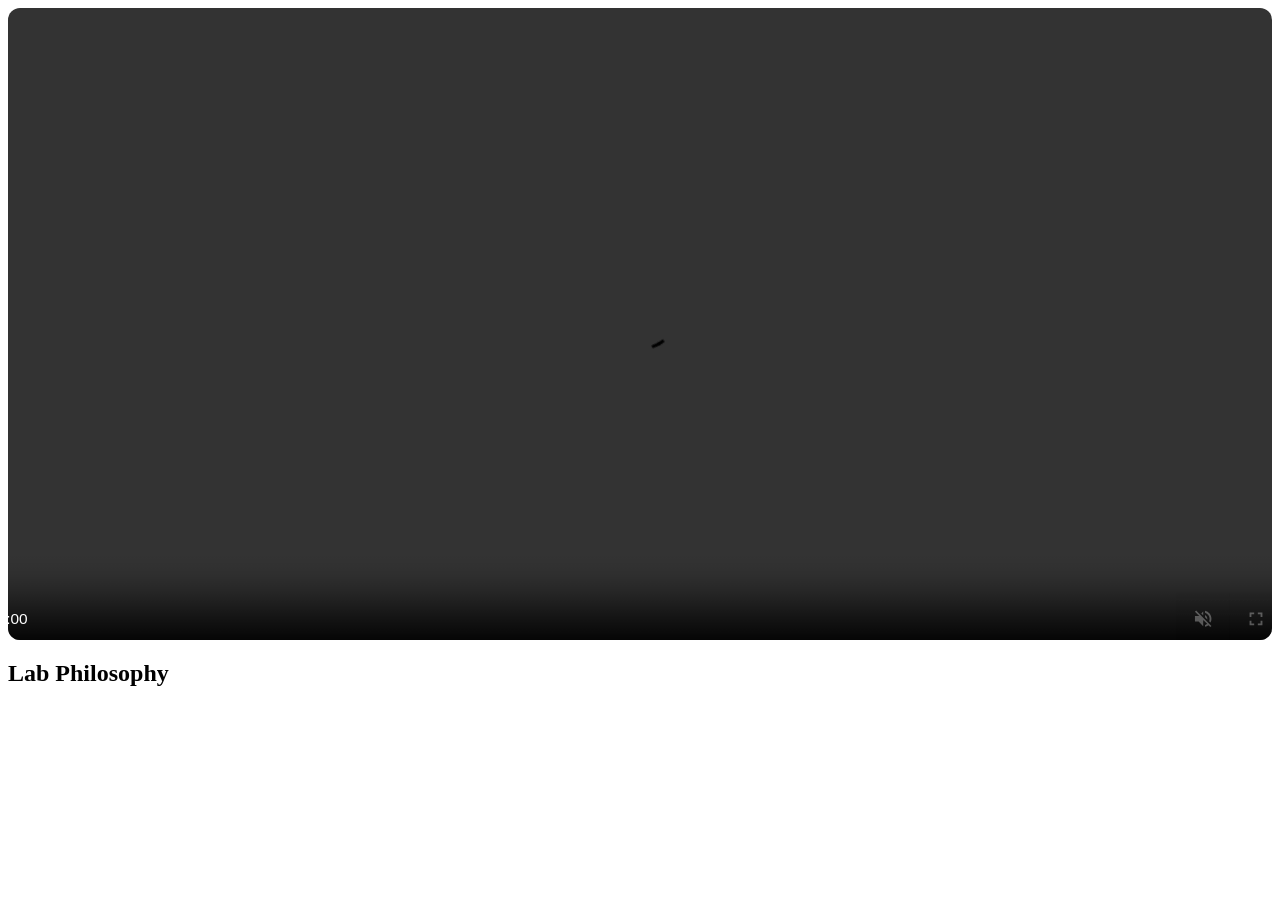
<file: index.html>
<!doctype html>
<html lang="en">
  <head>
    <meta charset="UTF-8" />
    <link rel="icon" type="image/svg+xml" href="/vite.svg" />
    <meta name="viewport" content="width=device-width, initial-scale=1.0" />
    <title>GitHub Pages PDF Portal</title>
    <meta property="og:image" content="https://bolt.new/static/og_default.png" />
    <meta name="twitter:card" content="summary_large_image" />
    <meta name="twitter:image" content="https://bolt.new/static/og_default.png" />
  </head>
  <body>
      <!-- ...existing code... -->
      <section class="section" style="text-align: center; overflow: hidden;">
        <div style="overflow: hidden; border-radius: 12px; max-width: 100%; margin: 0 auto;">
          <video controls autoplay muted playsinline style="width: 100%; display: block; transform: scale(1.1);">
            <source src="videos/JoinUs.mov" type="video/quicktime">
            Your browser does not support the video tag.
          </video>
        </div>
      </section>

      <section class="section">
        <h2 class="section-title">Lab Philosophy</h2>
      <!-- ...existing code... -->
    <div id="root"></div>
    <script type="module" src="/src/main.tsx"></script>
  </body>
</html>
</file>
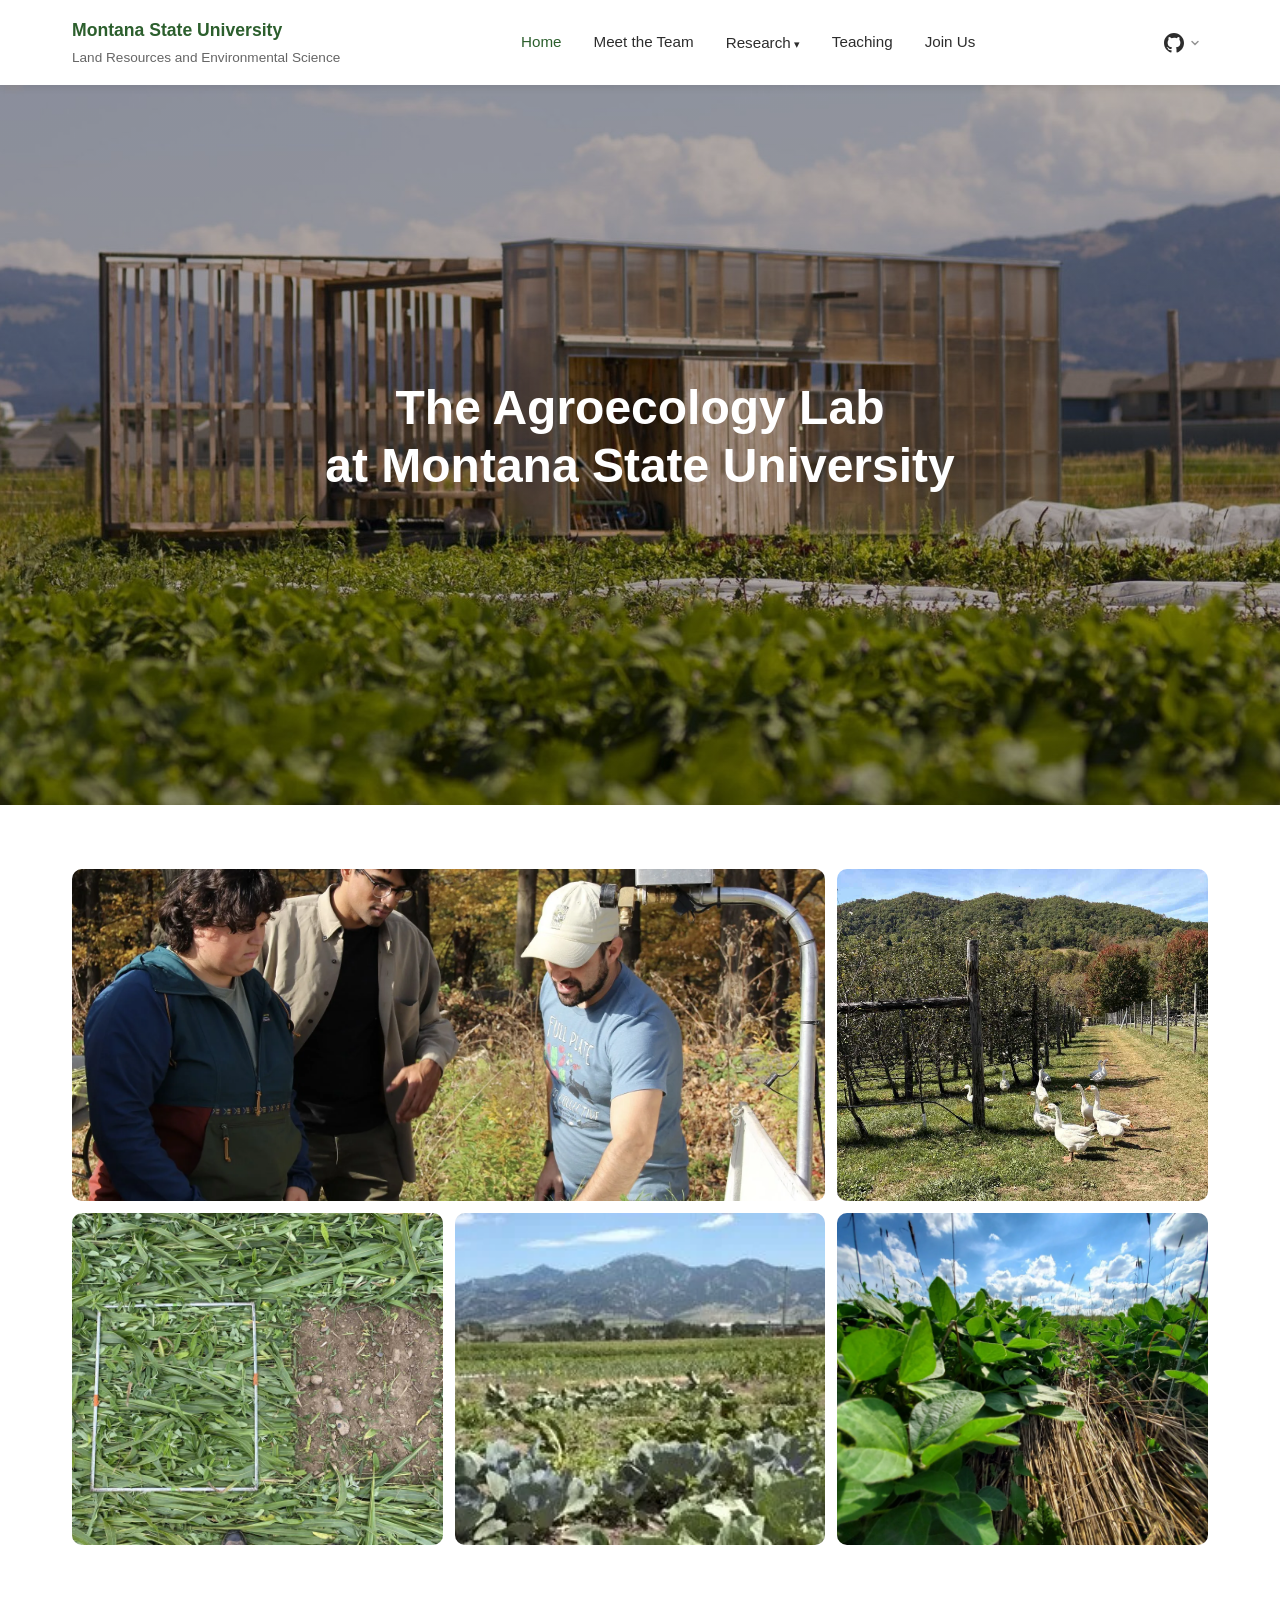
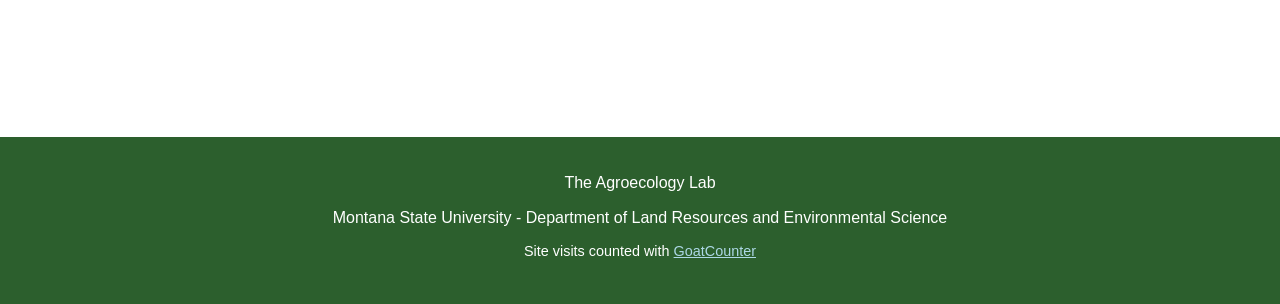
<file: docs/index.html>
<!DOCTYPE html>
<html lang="en">
<head>
  <meta charset="UTF-8">
  <meta name="viewport" content="width=device-width, initial-scale=1.0">
  <title>The Agroecology Lab at Montana State University</title>
  <meta name="description" content="The Agroecology Lab at Montana State University studies sustainable and resilient cropping systems through ecological and social approaches.">
  <meta property="og:title" content="The Agroecology Lab at Montana State University">
  <meta property="og:description" content="A research lab dedicated to supporting sustainable agriculture.">
  <meta property="og:type" content="website">
  <link rel="stylesheet" href="styles.css">
</head>
<body>
  <header class="header">
    <div class="header-content">
      <div>
        <div class="site-title">Montana State University</div>
        <div class="site-subtitle">Land Resources and Environmental Science</div>
      </div>
      <nav class="nav">
        <a href="index.html" class="active">Home</a>
        <a href="team.html">Meet the Team</a>
        <div class="nav-dropdown">
          <a href="research.html">Research</a>
          <div class="dropdown-menu">
            <a href="research.html#overview">Overview</a>
            <a href="research.html#publications">Publications</a>
            <a href="research.html#code">Code</a>
          </div>
        </div>
        <a href="teaching.html">Teaching</a>
        <a href="join.html">Join Us</a>
      </nav>
    
      <div class="gh-dropdown">
        <button class="gh-btn" aria-haspopup="true" aria-expanded="false" id="gh-btn">
        <!-- GitHub logo SVG -->
        <svg width="20" height="20" viewBox="0 0 24 24" fill="currentColor" aria-hidden="true">
        <path d="M12 0C5.374 0 0 5.373 0 12c0 5.302 3.438 9.8 8.207 11.387.599.111.793-.261.793-.577v-2.234c-3.338.726-4.033-1.416-4.033-1.416-.546-1.387-1.333-1.756-1.333-1.756-1.089-.745.083-.729.083-.729 1.205.084 1.839 1.237 1.839 1.237 1.07 1.834 2.807 1.304 3.492.997.107-.775.418-1.305.762-1.604-2.665-.305-5.467-1.334-5.467-5.931 0-1.311.469-2.381 1.236-3.221-.124-.303-.535-1.524.117-3.176 0 0 1.008-.322 3.301 1.23A11.509 11.509 0 0112 5.803c1.02.005 2.047.138 3.006.404 2.291-1.552 3.297-1.23 3.297-1.23.653 1.653.242 2.874.118 3.176.77.84 1.235 1.911 1.235 3.221 0 4.609-2.807 5.624-5.479 5.921.43.372.823 1.102.823 2.222v3.293c0 .319.192.694.801.576C20.566 21.797 24 17.3 24 12c0-6.627-5.373-12-12-12z"/>
        </svg>
        <svg width="10" height="10" viewBox="0 0 10 10" fill="currentColor" aria-hidden="true" style="opacity:0.5">
        <path d="M2 3.5L5 6.5L8 3.5" stroke="currentColor" stroke-width="1.5" fill="none" stroke-linecap="round"/>
        </svg>
      </button>

      <div class="gh-menu" id="gh-menu" role="menu">
        <a href="https://github.com/UrielMenalled/lab-website" role="menuitem" target="_blank" rel="noopener">
        <!-- Code icon -->
          <svg width="14" height="14" viewBox="0 0 24 24" fill="currentColor" aria-hidden="true">
          <path d="M9.4 16.6L4.8 12l4.6-4.6L8 6l-6 6 6 6 1.4-1.4zm5.2 0l4.6-4.6-4.6-4.6L16 6l6 6-6 6-1.4-1.4z"/>
          </svg>
          Website source code
        </a>
        <hr>
        <a href="https://github.com/UrielMenalled/lab-website/issues/new" role="menuitem" target="_blank" rel="noopener">
        <!-- Edit icon -->
        <svg width="14" height="14" viewBox="0 0 24 24" fill="currentColor" aria-hidden="true">
          <path d="M3 17.25V21h3.75L17.81 9.94l-3.75-3.75L3 17.25zM20.71 7.04a1 1 0 000-1.41l-2.34-2.34a1 1 0 00-1.41 0l-1.83 1.83 3.75 3.75 1.83-1.83z"/>
        </svg>
        Suggest an edit
        </a>
      </div>

      <script>
        const btn = document.getElementById('gh-btn');
        const menu = document.getElementById('gh-menu');

        btn.addEventListener('click', (e) => {
          e.stopPropagation();
          const isOpen = menu.classList.toggle('open');
          btn.setAttribute('aria-expanded', isOpen);
        });

        // Close when clicking outside
        document.addEventListener('click', () => {
          menu.classList.remove('open');
          btn.setAttribute('aria-expanded', 'false');
        });
      </script>
    </div>
  </header>

  <main>
    <section class="hero">
      <h1>The Agroecology Lab<br>at Montana State University</h1>
    </section>

    <div class="container">
      <section class="section">
        <div class="gallery" aria-label="Lab image gallery">
          <figure class="gallery-item span-col-2 span-row-2">
            <picture>
              <source srcset="images/CoverCropClass.webp" type="image/webp">
              <img src="images/CoverCropClass.jpeg" alt="Dr. Joe demonstrates how crops impact soil water infiltration" loading="lazy" decoding="async">
            </picture>
          </figure>
          <figure class="gallery-item span-col-1 span-row-2">
            <img src="images/DuckOrchard.jpeg" alt="Ducks for apple understory grazing" loading="lazy" decoding="async">
          </figure>
          <figure class="gallery-item span-col-1 span-row-2">
            <img src="images/CoverCropFrame.jpeg" alt="Cover crop mulching experiment" loading="lazy" decoding="async">
          </figure>
          <figure class="gallery-item span-col-1 span-row-2">
            <picture>
              <source srcset="images/TownesHarvest.webp" type="image/webp">
              <img src="images/TownesHarvest.jpg" alt="Harvest at MSU's student farm" loading="lazy" decoding="async">
            </picture>
          </figure>
          <figure class="gallery-item span-col-4 span-row-2">
            <picture>
              <source srcset="images/NoTillSoybeans.webp" type="image/webp">
              <img src="images/NoTillSoybeans.jpg" alt="No-till soybean experiment" loading="lazy" decoding="async">
            </picture>
          </figure>
        </div>
      </section>
    </div>
  </main>    

  <footer class="footer">
    <p>The Agroecology Lab</p>
    <p>Montana State University - Department of Land Resources and Environmental Science</p>
    <p style="font-size: 0.9em">Site visits counted with <a href="https://www.goatcounter.com" style="color: #add8e6;">GoatCounter</a></p>
  </footer>

  <script data-goatcounter="https://menalledlab.goatcounter.com/count"
        async src="//gc.zgo.at/count.js"></script>
        
</body>
</html>
</file>
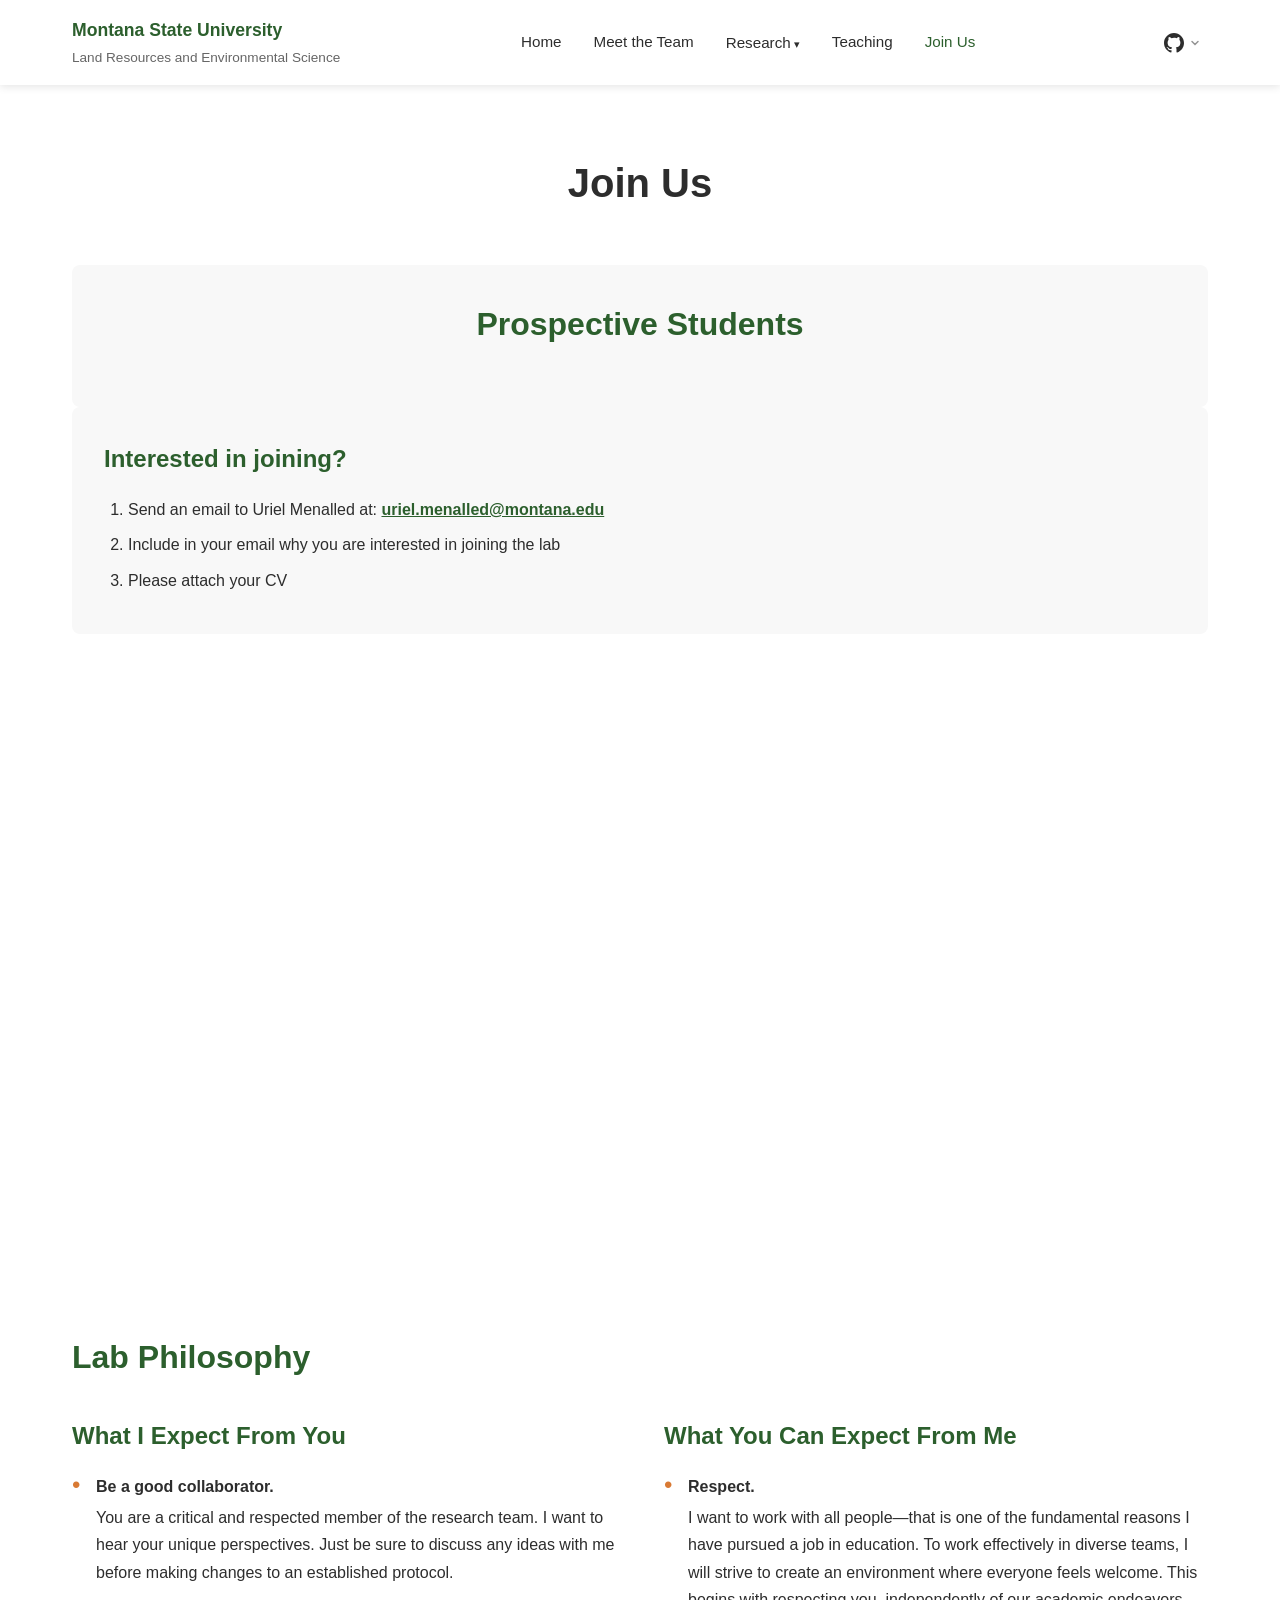
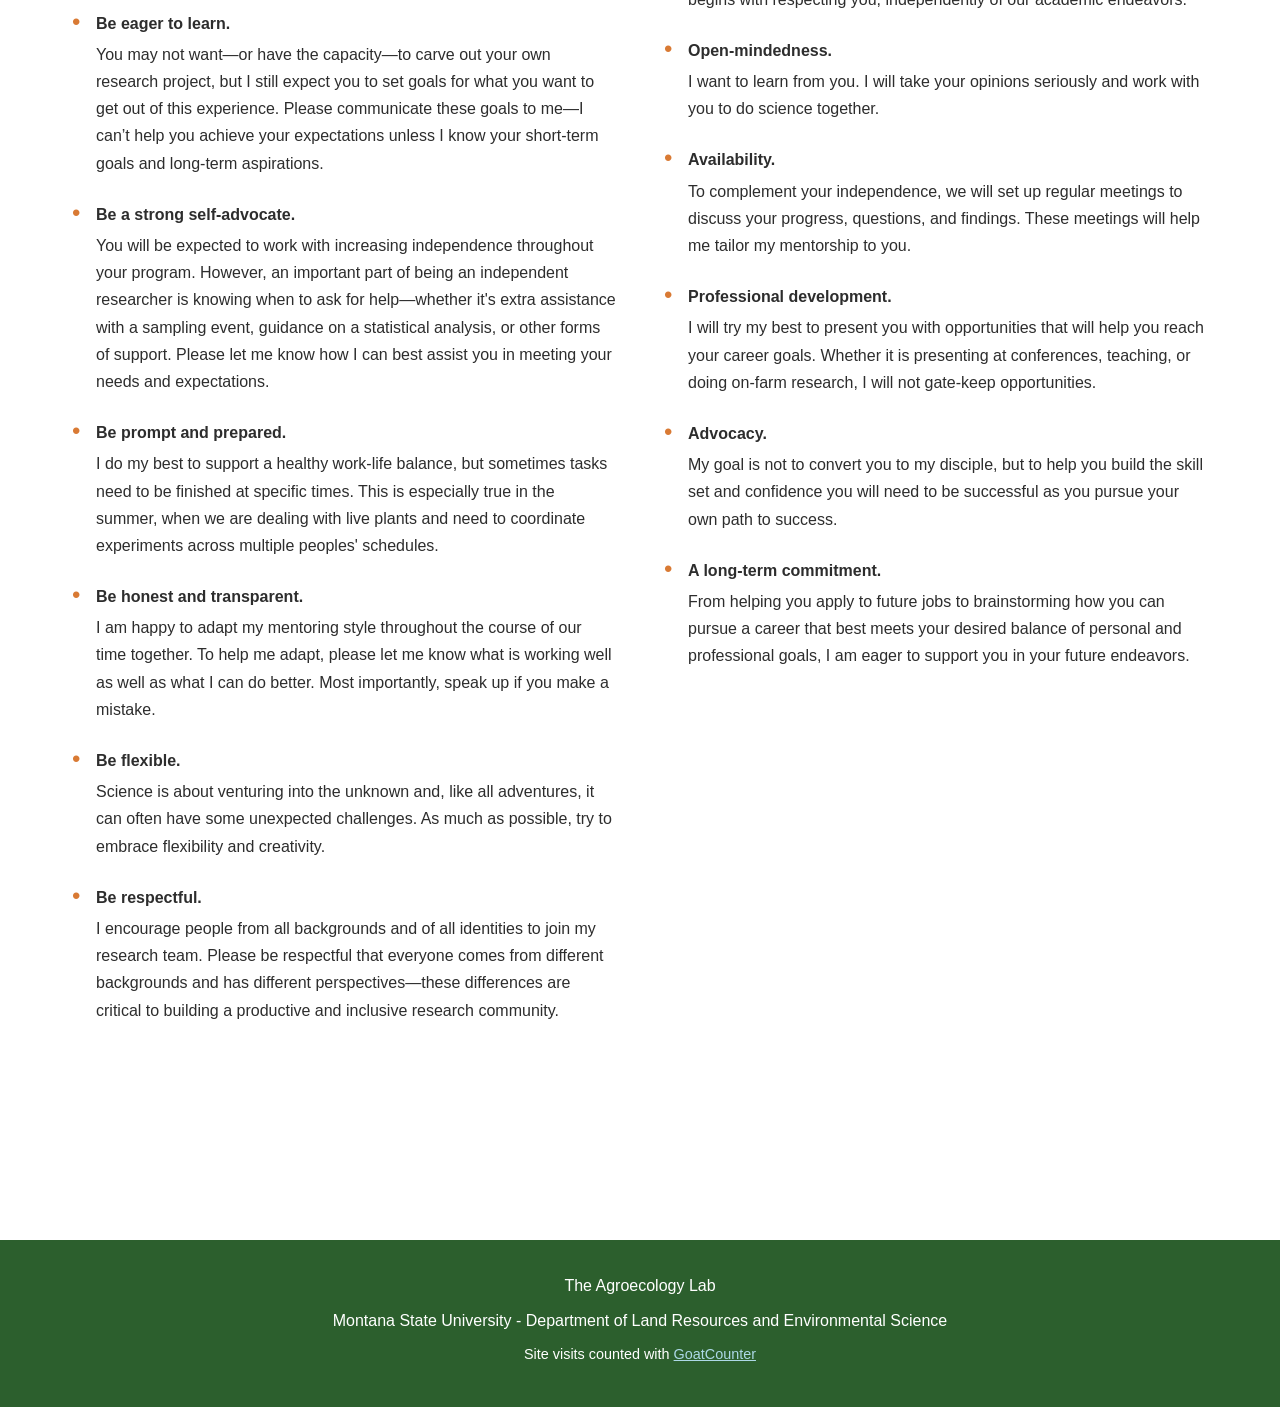
<file: docs/join.html>
<!DOCTYPE html>
<html lang="en">
<head>
  <meta charset="UTF-8">
  <meta name="viewport" content="width=device-width, initial-scale=1.0">
  <title>Join Us - The Agroecology Lab</title>
  <meta name="description" content="Learn about opportunities to join The Agroecology Lab and our approach to graduate student mentorship.">
  <link rel="stylesheet" href="styles.css">
</head>
<body>
  <header class="header">
    <div class="header-content">
      <div>
        <div class="site-title">Montana State University</div>
        <div class="site-subtitle">Land Resources and Environmental Science</div>
      </div>
      <nav class="nav">
        <a href="index.html">Home</a>
        <a href="team.html">Meet the Team</a>
        <div class="nav-dropdown">
          <a href="research.html">Research</a>
          <div class="dropdown-menu">
            <a href="research.html#overview">Overview</a>
            <a href="research.html#publications">Publications</a>
            <a href="research.html#code">Code</a>
          </div>
        </div>
        <a href="teaching.html">Teaching</a>
        <a href="join.html" class="active">Join Us</a>
      </nav>

      <div class="gh-dropdown">
        <button class="gh-btn" aria-haspopup="true" aria-expanded="false" id="gh-btn">
        <!-- GitHub logo SVG -->
        <svg width="20" height="20" viewBox="0 0 24 24" fill="currentColor" aria-hidden="true">
        <path d="M12 0C5.374 0 0 5.373 0 12c0 5.302 3.438 9.8 8.207 11.387.599.111.793-.261.793-.577v-2.234c-3.338.726-4.033-1.416-4.033-1.416-.546-1.387-1.333-1.756-1.333-1.756-1.089-.745.083-.729.083-.729 1.205.084 1.839 1.237 1.839 1.237 1.07 1.834 2.807 1.304 3.492.997.107-.775.418-1.305.762-1.604-2.665-.305-5.467-1.334-5.467-5.931 0-1.311.469-2.381 1.236-3.221-.124-.303-.535-1.524.117-3.176 0 0 1.008-.322 3.301 1.23A11.509 11.509 0 0112 5.803c1.02.005 2.047.138 3.006.404 2.291-1.552 3.297-1.23 3.297-1.23.653 1.653.242 2.874.118 3.176.77.84 1.235 1.911 1.235 3.221 0 4.609-2.807 5.624-5.479 5.921.43.372.823 1.102.823 2.222v3.293c0 .319.192.694.801.576C20.566 21.797 24 17.3 24 12c0-6.627-5.373-12-12-12z"/>
        </svg>
        <svg width="10" height="10" viewBox="0 0 10 10" fill="currentColor" aria-hidden="true" style="opacity:0.5">
        <path d="M2 3.5L5 6.5L8 3.5" stroke="currentColor" stroke-width="1.5" fill="none" stroke-linecap="round"/>
        </svg>
      </button>

      <div class="gh-menu" id="gh-menu" role="menu">
        <a href="https://github.com/UrielMenalled/lab-website" role="menuitem" target="_blank" rel="noopener">
        <!-- Code icon -->
          <svg width="14" height="14" viewBox="0 0 24 24" fill="currentColor" aria-hidden="true">
          <path d="M9.4 16.6L4.8 12l4.6-4.6L8 6l-6 6 6 6 1.4-1.4zm5.2 0l4.6-4.6-4.6-4.6L16 6l6 6-6 6-1.4-1.4z"/>
          </svg>
          Website source code
        </a>
        <hr>
        <a href="https://github.com/UrielMenalled/lab-website/issues/new" role="menuitem" target="_blank" rel="noopener">
        <!-- Edit icon -->
        <svg width="14" height="14" viewBox="0 0 24 24" fill="currentColor" aria-hidden="true">
          <path d="M3 17.25V21h3.75L17.81 9.94l-3.75-3.75L3 17.25zM20.71 7.04a1 1 0 000-1.41l-2.34-2.34a1 1 0 00-1.41 0l-1.83 1.83 3.75 3.75 1.83-1.83z"/>
        </svg>
        Suggest an edit
        </a>
      </div>

      <script>
        const btn = document.getElementById('gh-btn');
        const menu = document.getElementById('gh-menu');

        btn.addEventListener('click', (e) => {
          e.stopPropagation();
          const isOpen = menu.classList.toggle('open');
          btn.setAttribute('aria-expanded', isOpen);
        });

        // Close when clicking outside
        document.addEventListener('click', () => {
          menu.classList.remove('open');
          btn.setAttribute('aria-expanded', 'false');
        });
      </script>
    </div>
  </header>

  <main>
    <div class="container">
      <h1 class="page-title">Join Us</h1>

      <section class="section" style="margin-bottom: 0;">
        <div class="content-block" style="text-align: center; margin-bottom: 0;">
          <h2 class="section-title">Prospective Students</h2>
        </div>
      </section>

      <section class="section" style="margin-top: 0;">
        <div class="contact-box" style="margin: 0;">
          <h3>Interested in joining?</h3>
          <ol>
            <li>Send an email to Uriel Menalled at: <a href="mailto:uriel.menalled@montana.edu" style="color: var(--primary-green); font-weight: 600;">uriel.menalled@montana.edu</a></li>
            <li>Include in your email why you are interested in joining the lab</li>
            <li>Please attach your CV</li>
          </ol>
        </div>
      </section>

      <section class="section" style="text-align: center; overflow: hidden;">
        <div style="overflow: hidden; border-radius: 12px; max-width: 100%; margin: 0 auto; position: relative;">
          <video id="joinVideo" autoplay muted playsinline style="width: 100%; display: block; transform: scale(1.1);">
            <source src="videos/JoinUs.mov" type="video/quicktime">
            Your browser does not support the video tag.
          </video>
          <button id="replayBtn" onclick="document.getElementById('joinVideo').play(); this.style.display='none';"
            style="display:none; position:absolute; top:50%; left:50%; transform:translate(-50%,-50%); background:rgba(0,0,0,0.6); color:white; border:none; border-radius:50%; width:64px; height:64px; font-size:24px; cursor:pointer;">
            &#9654;
          </button>
        </div>
        <script>
          document.getElementById('joinVideo').addEventListener('ended', function() {
            document.getElementById('replayBtn').style.display = 'block';
          });
        </script>
      </section>

      <section class="section">
        <h2 class="section-title">Lab Philosophy</h2>

        <div class="lab-philosophy">
          <div class="philosophy-section">
            <h3>What I Expect From You</h3>
            <ul>
              <li>
                <strong>Be a good collaborator.</strong> You are a critical and respected member of the research team. I want to hear your unique perspectives.  Just be sure to discuss any ideas with me before making changes to an established protocol.
              </li>
              <li>
                <strong>Be eager to learn.</strong> You may not want—or have the capacity—to carve out your own research project, but I still expect you to set goals for what you want to get out of this experience.  Please communicate these goals to me—I can’t help you achieve your expectations unless I know your short-term goals and long-term aspirations.
              </li>
              <li>
                <strong>Be a strong self-advocate. </strong> You will be expected to work with increasing independence throughout your program. However, an important part of being an independent researcher is knowing when to ask for help—whether it's extra assistance with a sampling event, guidance on a statistical analysis, or other forms of support. Please let me know how I can best assist you in meeting your needs and expectations.
              </li>
              <li>
                <strong>Be prompt and prepared.</strong> I do my best to support a healthy work-life balance, but sometimes tasks need to be finished at specific times.  This is especially true in the summer, when we are dealing with live plants and need to coordinate experiments across multiple peoples' schedules.
              </li>
              <li>
                <strong>Be honest and transparent.</strong> I am happy to adapt my mentoring style throughout the course of our time together.  To help me adapt, please let me know what is working well as well as what I can do better.  Most importantly, speak up if you make a mistake.
              </li>
              <li>
                <strong>Be flexible.</strong> Science is about venturing into the unknown and, like all adventures, it can often have some unexpected challenges.  As much as possible, try to embrace flexibility and creativity.
              </li>
              <li>
                <strong>Be respectful.</strong> I encourage people from all backgrounds and of all identities to join my research team.  Please be respectful that everyone comes from different backgrounds and has different perspectives—these differences are critical to building a productive and inclusive research community.
              </li>
            </ul>
          </div>

          <div class="philosophy-section">
            <h3>What You Can Expect From Me</h3>
            <ul>
              <li>
                <strong>Respect.</strong> I want to work with all people—that is one of the fundamental reasons I have pursued a job in education. To work effectively in diverse teams, I will strive to create an environment where everyone feels welcome. This begins with respecting you, independently of our academic endeavors.
              </li>
              <li>
                <strong>Open-mindedness.</strong> I want to learn from you. I will take your opinions seriously and work with you to do science together.
              </li>
              <li>
                <strong>Availability.</strong> To complement your independence, we will set up regular meetings to discuss your progress, questions, and findings. These meetings will help me tailor my mentorship to you.
              </li>
              <li>
                <strong>Professional development.</strong> I will try my best to present you with opportunities that will help you reach your career goals. Whether it is presenting at conferences, teaching, or doing on-farm research, I will not gate-keep opportunities.
              </li>
              <li>
                <strong>Advocacy.</strong> My goal is not to convert you to my disciple, but to help you build the skill set and confidence you will need to be successful as you pursue your own path to success. 
              </li>
              <li>
                <strong>A long-term commitment.</strong> From helping you apply to future jobs to brainstorming how you can pursue a career that best meets your desired balance of personal and professional goals, I am eager to support you in your future endeavors.
              </li>
            </ul>
          </div>
        </div>
      </section>
    </div>
  </main>

  <footer class="footer">
    <p>The Agroecology Lab</p>
    <p>Montana State University - Department of Land Resources and Environmental Science</p>
    <p style="font-size: 0.9em">Site visits counted with <a href="https://www.goatcounter.com" style="color: #add8e6;">GoatCounter</a></p>
  </footer>

  <script data-goatcounter="https://menalledlab.goatcounter.com/count"
        async src="//gc.zgo.at/count.js"></script>
  
</body>
</html>
</file>
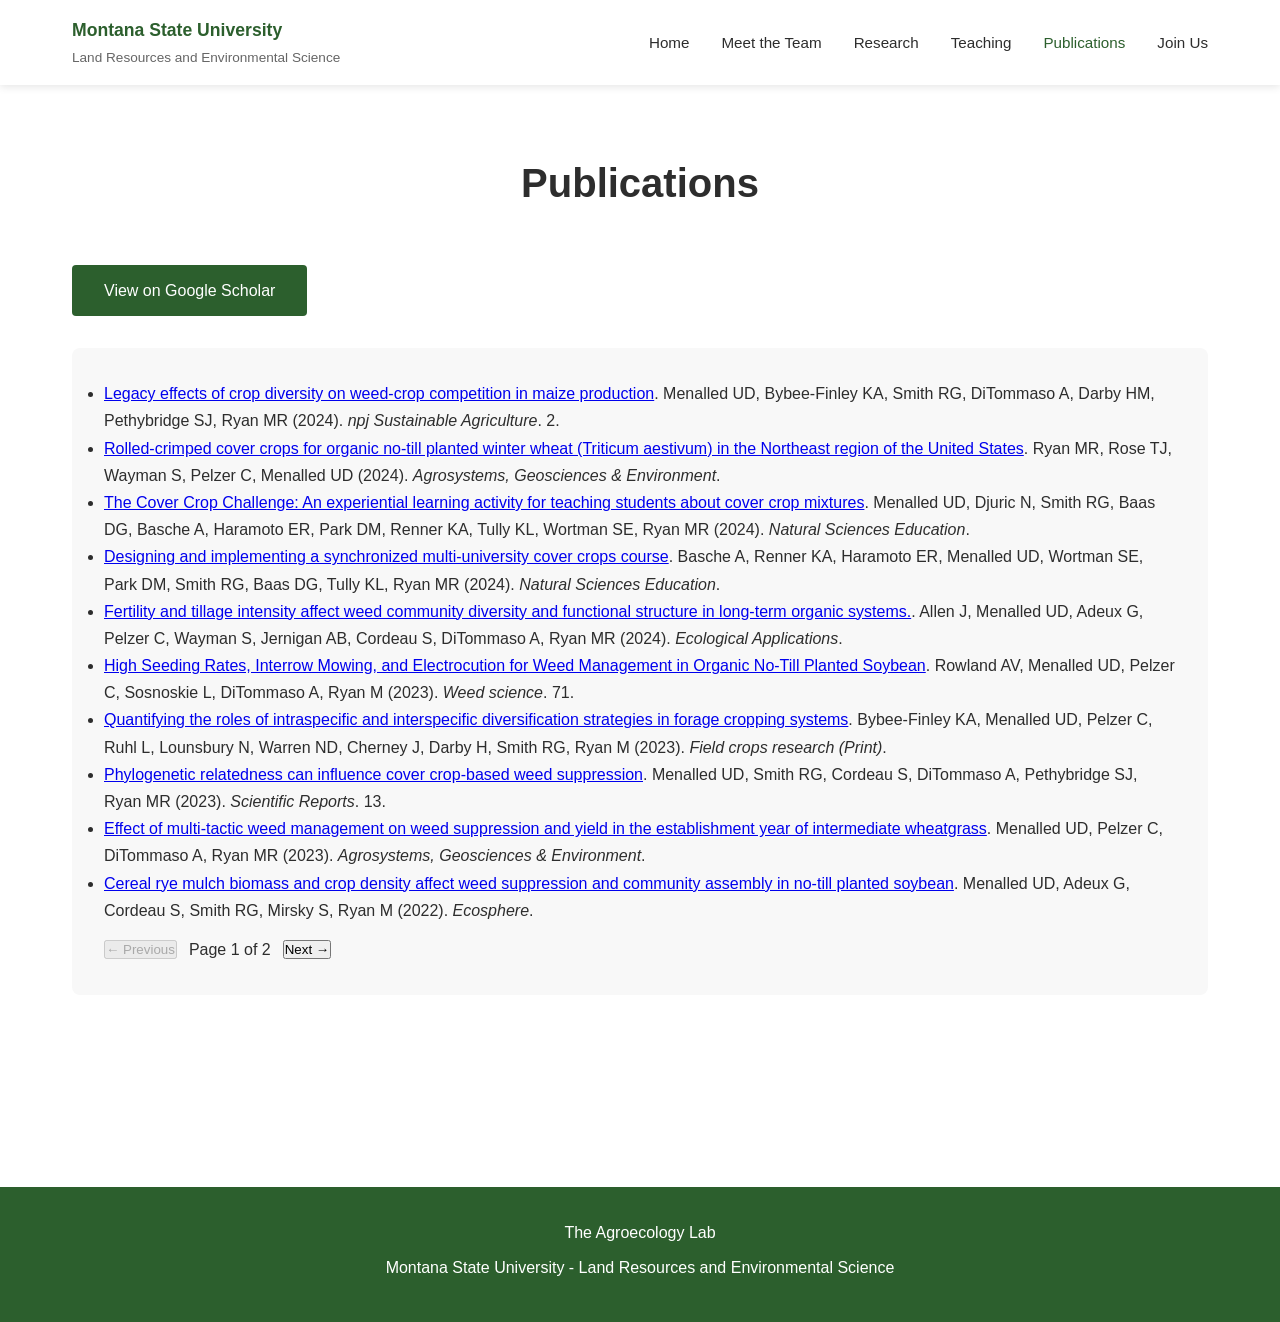
<file: docs/publications.html>
<!DOCTYPE html>
<html lang="en">
<head>
  <meta charset="UTF-8">
  <meta name="viewport" content="width=device-width, initial-scale=1.0">
  <title>Publications - The Agroecology Lab</title>
  <meta name="description" content="Browse peer-reviewed publications from The Agroecology Lab on sustainable agriculture and agroecology.">
  <link rel="stylesheet" href="styles.css">
</head>
<body>
  <header class="header">
    <div class="header-content">
      <div>
        <div class="site-title">Montana State University</div>
        <div class="site-subtitle">Land Resources and Environmental Science</div>
      </div>
      <nav class="nav">
        <a href="index.html">Home</a>
        <a href="team.html">Meet the Team</a>
        <a href="research.html">Research</a>
        <a href="teaching.html">Teaching</a>
        <a href="publications.html" class="active">Publications</a>
        <a href="join.html">Join Us</a>
      </nav>
    </div>
  </header>

  <main>
    <div class="container">
      <h1 class="page-title">Publications</h1>

      <section class="section">
        <a href="https://scholar.google.com/citations?user=cYw44PgAAAAJ&hl=en&inst=13410158990364976897" target="_blank" rel="noopener noreferrer" class="google-scholar-link">
          View on Google Scholar
        </a>

        <div class="content-block">
          
    <!-- PUBLICATIONS_START -->
      <!-- Auto-updated by GitHub Actions. Do not edit manually. -->
      <ul id="pub-list">
      <li class="publication-item">
        <a href="https://doi.org/10.1038/s44264-024-00036-y" target="_blank" rel="noopener noreferrer">Legacy effects of crop diversity on weed-crop competition in maize production</a>. Menalled UD, Bybee-Finley KA, Smith RG, DiTommaso A, Darby HM, Pethybridge SJ, Ryan MR (2024). <em>npj Sustainable Agriculture</em>. 2.
      </li>
      <li class="publication-item">
        <a href="https://doi.org/10.1002/agg2.70015" target="_blank" rel="noopener noreferrer">Rolled‐crimped cover crops for organic no‐till planted winter wheat (Triticum aestivum) in the Northeast region of the United States</a>. Ryan MR, Rose TJ, Wayman S, Pelzer C, Menalled UD (2024). <em>Agrosystems, Geosciences &amp; Environment</em>.
      </li>
      <li class="publication-item">
        <a href="https://doi.org/10.1002/nse2.70002" target="_blank" rel="noopener noreferrer">The Cover Crop Challenge: An experiential learning activity for teaching students about cover crop mixtures</a>. Menalled UD, Djuric N, Smith RG, Baas DG, Basche A, Haramoto ER, Park DM, Renner KA, Tully KL, Wortman SE, Ryan MR (2024). <em>Natural Sciences Education</em>.
      </li>
      <li class="publication-item">
        <a href="https://doi.org/10.1002/nse2.20141" target="_blank" rel="noopener noreferrer">Designing and implementing a synchronized multi‐university cover crops course</a>. Basche A, Renner KA, Haramoto ER, Menalled UD, Wortman SE, Park DM, Smith RG, Baas DG, Tully KL, Ryan MR (2024). <em>Natural Sciences Education</em>.
      </li>
      <li class="publication-item">
        <a href="https://doi.org/10.1002/eap.3029" target="_blank" rel="noopener noreferrer">Fertility and tillage intensity affect weed community diversity and functional structure in long-term organic systems.</a>. Allen J, Menalled UD, Adeux G, Pelzer C, Wayman S, Jernigan AB, Cordeau S, DiTommaso A, Ryan MR (2024). <em>Ecological Applications</em>.
      </li>
      <li class="publication-item">
        <a href="https://doi.org/10.1017/wsc.2023.45" target="_blank" rel="noopener noreferrer">High Seeding Rates, Interrow Mowing, and Electrocution for Weed Management in Organic No-Till Planted Soybean</a>. Rowland AV, Menalled UD, Pelzer C, Sosnoskie L, DiTommaso A, Ryan M (2023). <em>Weed science</em>. 71.
      </li>
      <li class="publication-item">
        <a href="https://doi.org/10.1016/j.fcr.2023.109036" target="_blank" rel="noopener noreferrer">Quantifying the roles of intraspecific and interspecific diversification strategies in forage cropping systems</a>. Bybee‐Finley KA, Menalled UD, Pelzer C, Ruhl L, Lounsbury N, Warren ND, Cherney J, Darby H, Smith RG, Ryan M (2023). <em>Field crops research (Print)</em>.
      </li>
      <li class="publication-item">
        <a href="https://doi.org/10.1038/s41598-023-43987-x" target="_blank" rel="noopener noreferrer">Phylogenetic relatedness can influence cover crop-based weed suppression</a>. Menalled UD, Smith RG, Cordeau S, DiTommaso A, Pethybridge SJ, Ryan MR (2023). <em>Scientific Reports</em>. 13.
      </li>
      <li class="publication-item">
        <a href="https://doi.org/10.1002/agg2.20426" target="_blank" rel="noopener noreferrer">Effect of multi‐tactic weed management on weed suppression and yield in the establishment year of intermediate wheatgrass</a>. Menalled UD, Pelzer C, DiTommaso A, Ryan MR (2023). <em>Agrosystems, Geosciences &amp; Environment</em>.
      </li>
      <li class="publication-item">
        <a href="https://doi.org/10.1002/ecs2.4147" target="_blank" rel="noopener noreferrer">Cereal rye mulch biomass and crop density affect weed suppression and community assembly in no‐till planted soybean</a>. Menalled UD, Adeux G, Cordeau S, Smith RG, Mirsky S, Ryan M (2022). <em>Ecosphere</em>.
      </li>
      <li class="publication-item">
        <a href="https://doi.org/10.3389/fagro.2021.678567" target="_blank" rel="noopener noreferrer">High Seeding Rates and Low Soil Nitrogen Environments Optimize Weed Suppression and Profitability in Organic No-Till Planted Soybean</a>. Menalled UD, Pethybridge S, Pelzer C, Smith RG, DiTommaso A, Ryan M (2021). <em>Frontiers in Agronomy</em>. 3.
      </li>
      <li class="publication-item">
        <a href="https://doi.org/10.3390/plants10102047" target="_blank" rel="noopener noreferrer">Winter Wheat (Triticum aestivum L.) Tolerance to Mulch</a>. Ryan M, Wayman S, Pelzer C, Peterson C, Menalled UD, Rose TJ (2021). <em>Plants</em>. 10.
      </li>
      <li class="publication-item">
        <a href="https://doi.org/10.1017/S1742170519000528" target="_blank" rel="noopener noreferrer">Farming system effects on biologically mediated plant–soil feedbacks</a>. Menalled UD, Seipel TF, Menalled F (2020). <em>Renewable Agriculture and Food Systems</em>. 36.
      </li>
      <li class="publication-item">
        <a href="https://doi.org/10.3390/AGRONOMY10091373" target="_blank" rel="noopener noreferrer">Soil-Mediated Effects on Weed-Crop Competition: Elucidating the Role of Annual and Perennial Intercrop Diversity Legacies</a>. Menalled UD, Bybee‐Finley KA, Smith RG, DiTommaso A, Pethybridge S, Ryan M (2020). <em>Agronomy</em>.
      </li>
      <li class="publication-item">
        <a href="https://doi.org/10.1017/inp.2018.15" target="_blank" rel="noopener noreferrer">Effect of Herbicide Management Practices Used by Invasive Plant Managers on Berteroa incana (Hoary Alyssum) Seed Biology and Control</a>. Menalled UD, Davis S, Mangold J (2018). <em>Invasive Plant Science and Management</em>. 11.
      </li>
      <li class="publication-item">
        <a href="https://www.semanticscholar.org/paper/0c5f372537431713c3b27e554ade56441d8199d2" target="_blank" rel="noopener noreferrer">Understanding the Effects of Herbicide Application on Hoary Alyssum (Berteroa incana L.) Seed Biology</a>. Menalled UD (2017).
      </li>
      </ul>
      <div id="pub-pagination" style="display:flex;align-items:center;gap:12px;margin-top:12px;">
        <button id="pub-prev">&#8592; Previous</button>
        <span id="pub-page-info"></span>
        <button id="pub-next">Next &#8594;</button>
      </div>

      <script>
        (function() {
          const PER_PAGE = 10;
          let currentPage = 1;

          function renderPage(page) {
            const items = Array.from(document.querySelectorAll('#pub-list .publication-item'));
            const total = items.length;
            const totalPages = Math.ceil(total / PER_PAGE);

            items.forEach(function(item, i) {
              item.style.display = (i >= (page - 1) * PER_PAGE && i < page * PER_PAGE) ? '' : 'none';
            });

            document.getElementById('pub-page-info').textContent =
              'Page ' + page + ' of ' + totalPages;
            document.getElementById('pub-prev').disabled = page <= 1;
            document.getElementById('pub-next').disabled = page >= totalPages;
            currentPage = page;
          }

          document.getElementById('pub-prev').addEventListener('click', function() {
            renderPage(currentPage - 1);
          });
          document.getElementById('pub-next').addEventListener('click', function() {
            renderPage(currentPage + 1);
          });

          renderPage(1);
        })();
      </script>
    <!-- PUBLICATIONS_END -->
        </div>
      </section>
    </div>
  </main>

  <footer class="footer">
    <p>The Agroecology Lab</p>
    <p>Montana State University - Land Resources and Environmental Science</p>
  </footer>
</body>
</html>
</file>
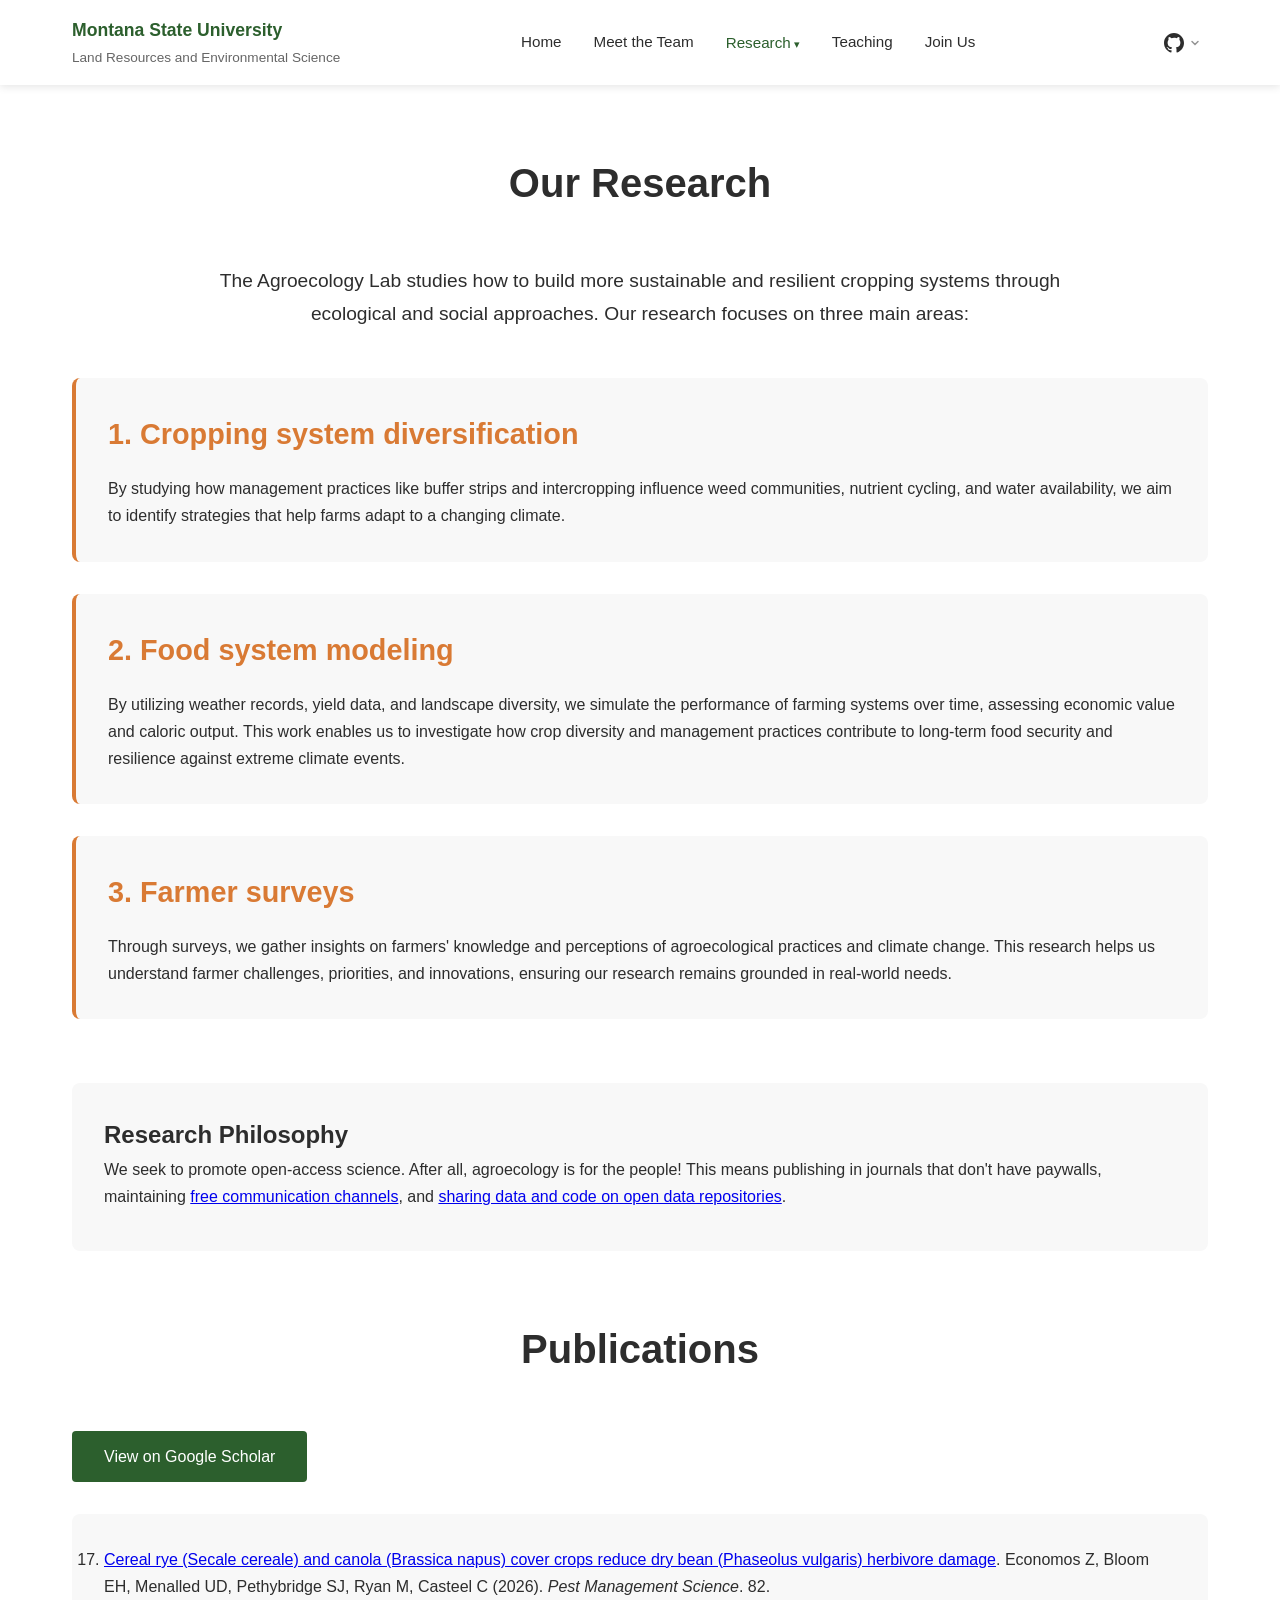
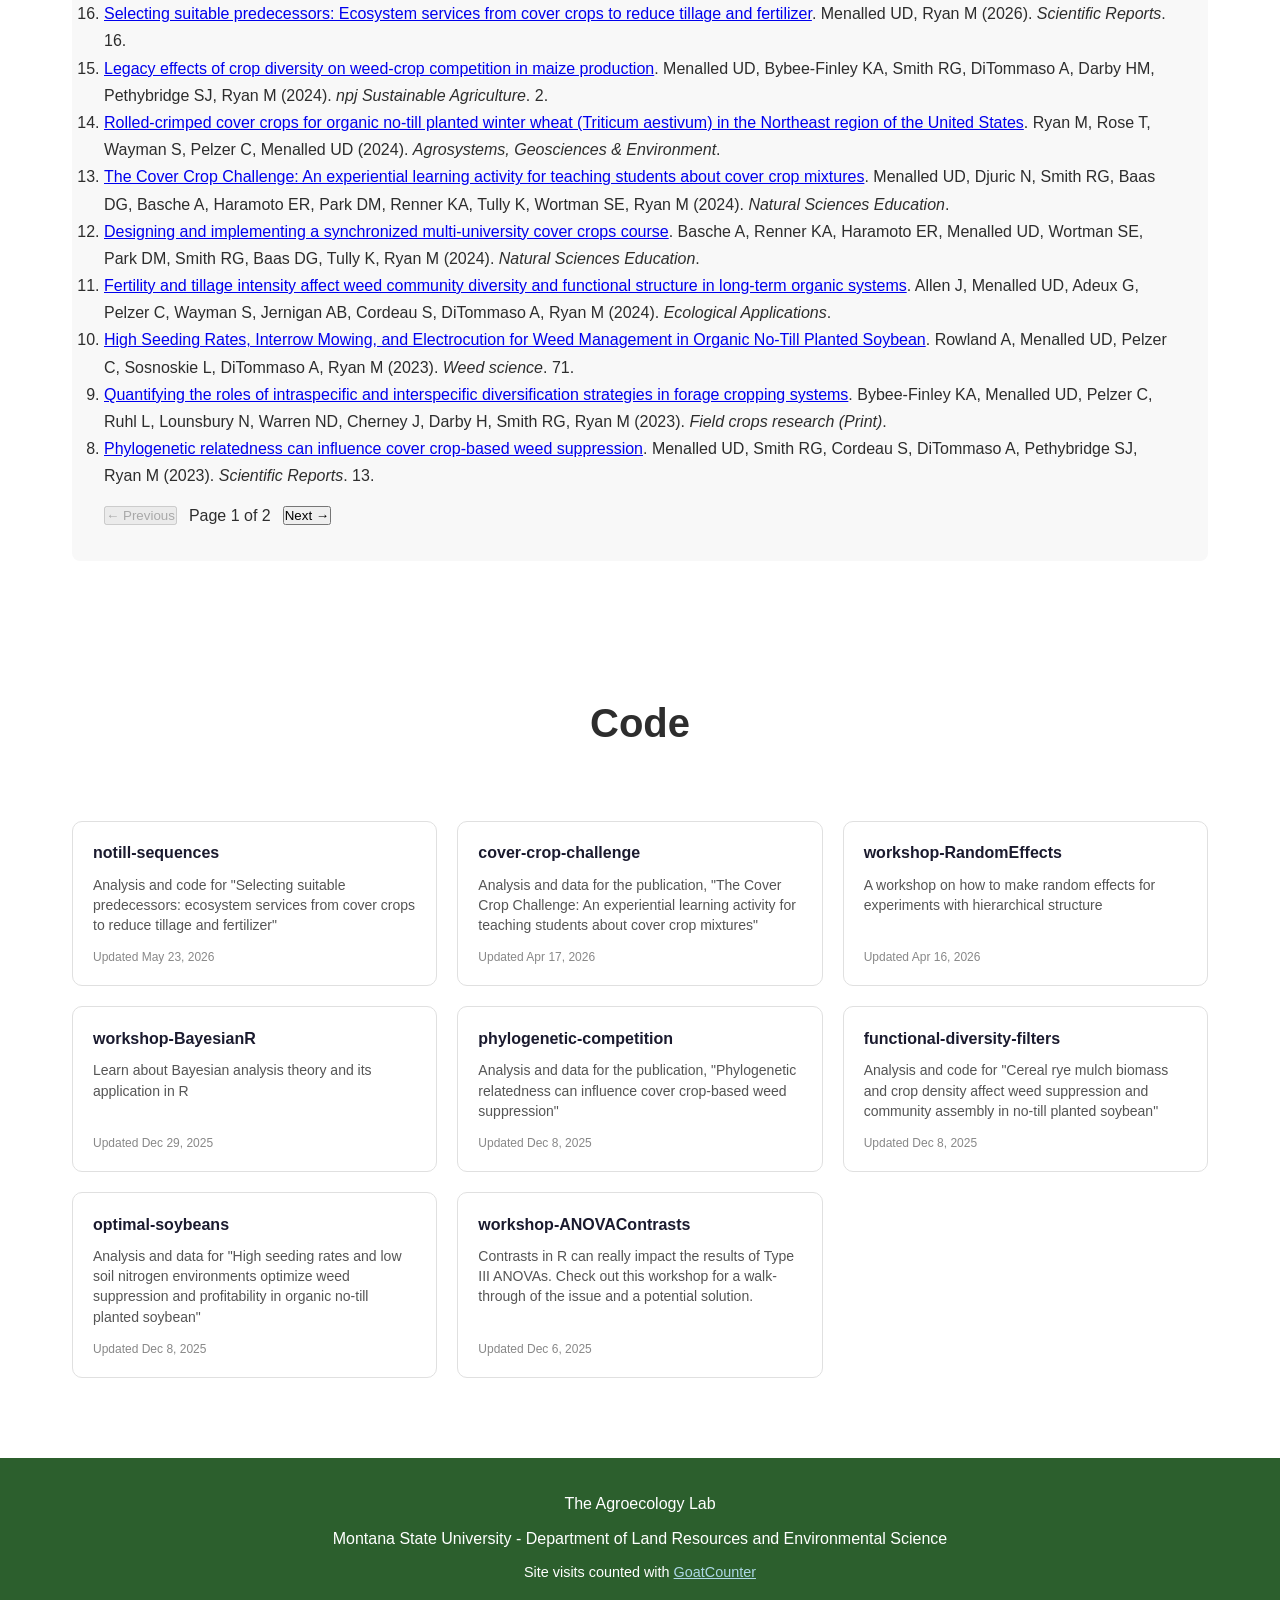
<file: docs/research.html>
<!DOCTYPE html>
<html lang="en">
<head>
  <meta charset="UTF-8">
  <meta name="viewport" content="width=device-width, initial-scale=1.0">
  <title>Research - The Agroecology Lab</title>
  <meta name="description" content="Learn about The Agroecology Lab's research on sustainable cropping systems, food systems modeling, and farmer engagement.">
  <link rel="stylesheet" href="styles.css">
</head>
<body>
  <header class="header">
    <div class="header-content">
      <div>
        <div class="site-title">Montana State University</div>
        <div class="site-subtitle">Land Resources and Environmental Science</div>
      </div>
      <nav class="nav">
        <a href="index.html">Home</a>
        <a href="team.html">Meet the Team</a>
        <div class="nav-dropdown">
          <a href="research.html" class="active">Research</a>
          <div class="dropdown-menu">
            <a href="research.html#overview">Overview</a>
            <a href="research.html#publications">Publications</a>
            <a href="research.html#code">Code</a>
          </div>
        </div>
        <a href="teaching.html">Teaching</a>
        <a href="join.html">Join Us</a>
      </nav>

      <div class="gh-dropdown">
        <button class="gh-btn" aria-haspopup="true" aria-expanded="false" id="gh-btn">
        <!-- GitHub logo SVG -->
        <svg width="20" height="20" viewBox="0 0 24 24" fill="currentColor" aria-hidden="true">
        <path d="M12 0C5.374 0 0 5.373 0 12c0 5.302 3.438 9.8 8.207 11.387.599.111.793-.261.793-.577v-2.234c-3.338.726-4.033-1.416-4.033-1.416-.546-1.387-1.333-1.756-1.333-1.756-1.089-.745.083-.729.083-.729 1.205.084 1.839 1.237 1.839 1.237 1.07 1.834 2.807 1.304 3.492.997.107-.775.418-1.305.762-1.604-2.665-.305-5.467-1.334-5.467-5.931 0-1.311.469-2.381 1.236-3.221-.124-.303-.535-1.524.117-3.176 0 0 1.008-.322 3.301 1.23A11.509 11.509 0 0112 5.803c1.02.005 2.047.138 3.006.404 2.291-1.552 3.297-1.23 3.297-1.23.653 1.653.242 2.874.118 3.176.77.84 1.235 1.911 1.235 3.221 0 4.609-2.807 5.624-5.479 5.921.43.372.823 1.102.823 2.222v3.293c0 .319.192.694.801.576C20.566 21.797 24 17.3 24 12c0-6.627-5.373-12-12-12z"/>
        </svg>
        <svg width="10" height="10" viewBox="0 0 10 10" fill="currentColor" aria-hidden="true" style="opacity:0.5">
        <path d="M2 3.5L5 6.5L8 3.5" stroke="currentColor" stroke-width="1.5" fill="none" stroke-linecap="round"/>
        </svg>
      </button>

      <div class="gh-menu" id="gh-menu" role="menu">
        <a href="https://github.com/UrielMenalled/lab-website" role="menuitem" target="_blank" rel="noopener">
        <!-- Code icon -->
          <svg width="14" height="14" viewBox="0 0 24 24" fill="currentColor" aria-hidden="true">
          <path d="M9.4 16.6L4.8 12l4.6-4.6L8 6l-6 6 6 6 1.4-1.4zm5.2 0l4.6-4.6-4.6-4.6L16 6l6 6-6 6-1.4-1.4z"/>
          </svg>
          Website source code
        </a>
        <hr>
        <a href="https://github.com/UrielMenalled/lab-website/issues/new" role="menuitem" target="_blank" rel="noopener">
        <!-- Edit icon -->
        <svg width="14" height="14" viewBox="0 0 24 24" fill="currentColor" aria-hidden="true">
          <path d="M3 17.25V21h3.75L17.81 9.94l-3.75-3.75L3 17.25zM20.71 7.04a1 1 0 000-1.41l-2.34-2.34a1 1 0 00-1.41 0l-1.83 1.83 3.75 3.75 1.83-1.83z"/>
        </svg>
        Suggest an edit
        </a>
      </div>

      <script>
        const btn = document.getElementById('gh-btn');
        const menu = document.getElementById('gh-menu');

        btn.addEventListener('click', (e) => {
          e.stopPropagation();
          const isOpen = menu.classList.toggle('open');
          btn.setAttribute('aria-expanded', isOpen);
        });

        // Close when clicking outside
        document.addEventListener('click', () => {
          menu.classList.remove('open');
          btn.setAttribute('aria-expanded', 'false');
        });
      </script>
    </div>
  </header>

  <main>
    <div class="container">
      <h1 class="page-title">Our Research</h1>

      <!-- Overview Section -->
      <section id="overview" class="section">
        <p style="font-size: 1.2rem; text-align: center; max-width: 900px; margin: 0 auto 3rem;">
          The Agroecology Lab studies how to build more sustainable and resilient cropping systems through ecological and social approaches.
          Our research focuses on three main areas:
        </p>

        <div class="research-grid">
          <div class="research-area">
            <h3>1. Cropping system diversification</h3>
            <p>
              By studying how management practices like buffer strips and intercropping influence weed communities,
              nutrient cycling, and water availability, we aim to identify strategies that help farms adapt to a
              changing climate.
            </p>
          </div>

          <div class="research-area">
            <h3>2. Food system modeling</h3>
            <p>
              By utilizing weather records, yield data, and landscape diversity, we simulate the performance
              of farming systems over time, assessing economic value and caloric output. This work enables us to
              investigate how crop diversity and management practices contribute to long-term food security and
              resilience against extreme climate events.
            </p>
          </div>

          <div class="research-area">
            <h3>3. Farmer surveys</h3>
            <p>
              Through surveys, we gather insights on farmers' knowledge and perceptions of agroecological
              practices and climate change. This research helps us understand farmer challenges, priorities, and
              innovations, ensuring our research remains grounded in real-world needs.
            </p>
          </div>
        </div>
      </section>

      <section class="section">
        <div class="content-block">
          <h2>Research Philosophy</h2>
          <p style="margin-bottom: 0.5rem;">
            We seek to promote open-access science.
            After all, agroecology is for the people!
            This means publishing in journals that don't have paywalls,
            maintaining <a href="https://bsky.app/profile/urielmenalled.bsky.social" target="_blank" rel="noopener noreferrer">free communication channels</a>, and
            <a href="https://github.com/UrielMenalled" target="_blank" rel="noopener noreferrer">sharing data and code on open data repositories</a>.
          </p>
        </div>
      </section>

      <!-- Publications Section -->
      <section id="publications" class="section">
        <h2 class="page-title">Publications</h2>

        <a href="https://scholar.google.com/citations?user=cYw44PgAAAAJ&hl=en&inst=13410158990364976897" target="_blank" rel="noopener noreferrer" class="google-scholar-link">
          View on Google Scholar
        </a>

        <div class="content-block">

    <!-- PUBLICATIONS_START -->
      <!-- Auto-updated by GitHub Actions. Do not edit manually. -->
      <ol id="pub-list">
      <li class="publication-item" value="17">
        <a href="https://doi.org/10.1002/ps.70821" target="_blank" rel="noopener noreferrer">Cereal rye (Secale cereale) and canola (Brassica napus) cover crops reduce dry bean (Phaseolus vulgaris) herbivore damage</a>. Economos Z, Bloom EH, Menalled UD, Pethybridge SJ, Ryan M, Casteel C (2026). <em>Pest Management Science</em>. 82.
      </li>
      <li class="publication-item" value="16">
        <a href="https://doi.org/10.1038/s41598-026-53174-3" target="_blank" rel="noopener noreferrer">Selecting suitable predecessors: Ecosystem services from cover crops to reduce tillage and fertilizer</a>. Menalled UD, Ryan M (2026). <em>Scientific Reports</em>. 16.
      </li>
      <li class="publication-item" value="15">
        <a href="https://doi.org/10.1038/s44264-024-00036-y" target="_blank" rel="noopener noreferrer">Legacy effects of crop diversity on weed-crop competition in maize production</a>. Menalled UD, Bybee-Finley KA, Smith RG, DiTommaso A, Darby HM, Pethybridge SJ, Ryan M (2024). <em>npj Sustainable Agriculture</em>. 2.
      </li>
      <li class="publication-item" value="14">
        <a href="https://doi.org/10.1002/agg2.70015" target="_blank" rel="noopener noreferrer">Rolled‐crimped cover crops for organic no‐till planted winter wheat (Triticum aestivum) in the Northeast region of the United States</a>. Ryan M, Rose T, Wayman S, Pelzer C, Menalled UD (2024). <em>Agrosystems, Geosciences &amp; Environment</em>.
      </li>
      <li class="publication-item" value="13">
        <a href="https://doi.org/10.1002/nse2.70002" target="_blank" rel="noopener noreferrer">The Cover Crop Challenge: An experiential learning activity for teaching students about cover crop mixtures</a>. Menalled UD, Djuric N, Smith RG, Baas DG, Basche A, Haramoto ER, Park DM, Renner KA, Tully K, Wortman SE, Ryan M (2024). <em>Natural Sciences Education</em>.
      </li>
      <li class="publication-item" value="12">
        <a href="https://doi.org/10.1002/nse2.20141" target="_blank" rel="noopener noreferrer">Designing and implementing a synchronized multi‐university cover crops course</a>. Basche A, Renner KA, Haramoto ER, Menalled UD, Wortman SE, Park DM, Smith RG, Baas DG, Tully K, Ryan M (2024). <em>Natural Sciences Education</em>.
      </li>
      <li class="publication-item" value="11">
        <a href="https://doi.org/10.1002/eap.3029" target="_blank" rel="noopener noreferrer">Fertility and tillage intensity affect weed community diversity and functional structure in long-term organic systems</a>. Allen J, Menalled UD, Adeux G, Pelzer C, Wayman S, Jernigan AB, Cordeau S, DiTommaso A, Ryan M (2024). <em>Ecological Applications</em>.
      </li>
      <li class="publication-item" value="10">
        <a href="https://doi.org/10.1017/wsc.2023.45" target="_blank" rel="noopener noreferrer">High Seeding Rates, Interrow Mowing, and Electrocution for Weed Management in Organic No-Till Planted Soybean</a>. Rowland A, Menalled UD, Pelzer C, Sosnoskie L, DiTommaso A, Ryan M (2023). <em>Weed science</em>. 71.
      </li>
      <li class="publication-item" value="9">
        <a href="https://doi.org/10.1016/j.fcr.2023.109036" target="_blank" rel="noopener noreferrer">Quantifying the roles of intraspecific and interspecific diversification strategies in forage cropping systems</a>. Bybee-Finley KA, Menalled UD, Pelzer C, Ruhl L, Lounsbury N, Warren ND, Cherney J, Darby H, Smith RG, Ryan M (2023). <em>Field crops research (Print)</em>.
      </li>
      <li class="publication-item" value="8">
        <a href="https://doi.org/10.1038/s41598-023-43987-x" target="_blank" rel="noopener noreferrer">Phylogenetic relatedness can influence cover crop-based weed suppression</a>. Menalled UD, Smith RG, Cordeau S, DiTommaso A, Pethybridge SJ, Ryan M (2023). <em>Scientific Reports</em>. 13.
      </li>
      <li class="publication-item" value="7">
        <a href="https://doi.org/10.1002/agg2.20426" target="_blank" rel="noopener noreferrer">Effect of multi‐tactic weed management on weed suppression and yield in the establishment year of intermediate wheatgrass</a>. Menalled UD, Pelzer C, DiTommaso A, Ryan M (2023). <em>Agrosystems, Geosciences &amp; Environment</em>.
      </li>
      <li class="publication-item" value="6">
        <a href="https://doi.org/10.1002/ecs2.4147" target="_blank" rel="noopener noreferrer">Cereal rye mulch biomass and crop density affect weed suppression and community assembly in no‐till planted soybean</a>. Menalled UD, Adeux G, Cordeau S, Smith RG, Mirsky S, Ryan M (2022). <em>Ecosphere</em>.
      </li>
      <li class="publication-item" value="5">
        <a href="https://doi.org/10.3389/fagro.2021.678567" target="_blank" rel="noopener noreferrer">High Seeding Rates and Low Soil Nitrogen Environments Optimize Weed Suppression and Profitability in Organic No-Till Planted Soybean</a>. Menalled UD, Pethybridge S, Pelzer C, Smith RG, DiTommaso A, Ryan M (2021). <em>Frontiers in Agronomy</em>. 3.
      </li>
      <li class="publication-item" value="4">
        <a href="https://doi.org/10.3390/plants10102047" target="_blank" rel="noopener noreferrer">Winter Wheat (Triticum aestivum L.) Tolerance to Mulch</a>. Ryan M, Wayman S, Pelzer C, Peterson C, Menalled UD, Rose T (2021). <em>Plants</em>. 10.
      </li>
      <li class="publication-item" value="3">
        <a href="https://doi.org/10.1017/S1742170519000528" target="_blank" rel="noopener noreferrer">Farming system effects on biologically mediated plant–soil feedbacks</a>. Menalled UD, Seipel TF, Menalled F (2020). <em>Renewable Agriculture and Food Systems</em>. 36.
      </li>
      <li class="publication-item" value="2">
        <a href="https://doi.org/10.3390/AGRONOMY10091373" target="_blank" rel="noopener noreferrer">Soil-Mediated Effects on Weed-Crop Competition: Elucidating the Role of Annual and Perennial Intercrop Diversity Legacies</a>. Menalled UD, Bybee-Finley KA, Smith RG, DiTommaso A, Pethybridge S, Ryan M (2020). <em>Agronomy</em>.
      </li>
      <li class="publication-item" value="1">
        <a href="https://doi.org/10.1017/inp.2018.15" target="_blank" rel="noopener noreferrer">Effect of Herbicide Management Practices Used by Invasive Plant Managers on Berteroa incana (Hoary Alyssum) Seed Biology and Control</a>. Menalled UD, Davis S, Mangold J (2018). <em>Invasive Plant Science and Management</em>. 11.
      </li>
      </ol>
      <div id="pub-pagination" style="display:flex;align-items:center;gap:12px;margin-top:12px;">
        <button id="pub-prev">&#8592; Previous</button>
        <span id="pub-page-info"></span>
        <button id="pub-next">Next &#8594;</button>
      </div>

      <script>
        (function() {
          const PER_PAGE = 10;
          let currentPage = 1;

          function renderPage(page) {
            const items = Array.from(document.querySelectorAll('#pub-list .publication-item'));
            const total = items.length;
            const totalPages = Math.ceil(total / PER_PAGE);

            items.forEach(function(item, i) {
              item.style.display = (i >= (page - 1) * PER_PAGE && i < page * PER_PAGE) ? '' : 'none';
            });

            document.getElementById('pub-page-info').textContent =
              'Page ' + page + ' of ' + totalPages;
            document.getElementById('pub-prev').disabled = page <= 1;
            document.getElementById('pub-next').disabled = page >= totalPages;
            currentPage = page;
          }

          document.getElementById('pub-prev').addEventListener('click', function() {
            renderPage(currentPage - 1);
          });
          document.getElementById('pub-next').addEventListener('click', function() {
            renderPage(currentPage + 1);
          });

          renderPage(1);
        })();
      </script>
      <!-- PUBLICATIONS_END -->
        </div>
      </section>
    </div>
    
    <!-- Code Section -->
      <section id="code" class="section">
        <h2 class="page-title">Code</h2>

    <!-- Tiles container with GitHub repos -->
        <div class="repo-tiles">
          <!-- REPO-TILES:START -->
      <a class="repo-tile" href="https://github.com/UrielMenalled/notill-sequences" target="_blank" rel="noopener noreferrer">
        <div class="repo-tile__header">
          <span class="repo-tile__name">notill-sequences</span>
          <span class="repo-tile__language">R</span>
        </div>
        <p class="repo-tile__desc">Analysis and code for &quot;Selecting suitable predecessors: ecosystem services from cover crops to reduce tillage and fertilizer&quot;</p>
        <div class="repo-tile__footer">
          
          <span class="repo-tile__updated">Updated May 23, 2026</span>
        </div>
      </a>
      <a class="repo-tile" href="https://github.com/UrielMenalled/cover-crop-challenge" target="_blank" rel="noopener noreferrer">
        <div class="repo-tile__header">
          <span class="repo-tile__name">cover-crop-challenge</span>
          
        </div>
        <p class="repo-tile__desc">Analysis and data for the publication, &quot;The Cover Crop Challenge: An experiential learning activity for teaching students about cover crop mixtures&quot;</p>
        <div class="repo-tile__footer">
          
          <span class="repo-tile__updated">Updated Apr 17, 2026</span>
        </div>
      </a>
      <a class="repo-tile" href="https://github.com/UrielMenalled/workshop-RandomEffects" target="_blank" rel="noopener noreferrer">
        <div class="repo-tile__header">
          <span class="repo-tile__name">workshop-RandomEffects</span>
          <span class="repo-tile__language">HTML</span>
        </div>
        <p class="repo-tile__desc">A workshop on how to make random effects for experiments with hierarchical structure</p>
        <div class="repo-tile__footer">
          
          <span class="repo-tile__updated">Updated Apr 16, 2026</span>
        </div>
      </a>
      <a class="repo-tile" href="https://github.com/UrielMenalled/workshop-BayesianR" target="_blank" rel="noopener noreferrer">
        <div class="repo-tile__header">
          <span class="repo-tile__name">workshop-BayesianR</span>
          <span class="repo-tile__language">R</span>
        </div>
        <p class="repo-tile__desc">Learn about Bayesian analysis theory and its application in R</p>
        <div class="repo-tile__footer">
          
          <span class="repo-tile__updated">Updated Dec 29, 2025</span>
        </div>
      </a>
      <a class="repo-tile" href="https://github.com/UrielMenalled/phylogenetic-competition" target="_blank" rel="noopener noreferrer">
        <div class="repo-tile__header">
          <span class="repo-tile__name">phylogenetic-competition</span>
          <span class="repo-tile__language">R</span>
        </div>
        <p class="repo-tile__desc">Analysis and data for the publication, &quot;Phylogenetic relatedness can influence cover crop-based weed suppression&quot;</p>
        <div class="repo-tile__footer">
          
          <span class="repo-tile__updated">Updated Dec 8, 2025</span>
        </div>
      </a>
      <a class="repo-tile" href="https://github.com/UrielMenalled/functional-diversity-filters" target="_blank" rel="noopener noreferrer">
        <div class="repo-tile__header">
          <span class="repo-tile__name">functional-diversity-filters</span>
          <span class="repo-tile__language">R</span>
        </div>
        <p class="repo-tile__desc">Analysis and code for &quot;Cereal rye mulch biomass and crop density affect weed suppression and community assembly in no‐till planted soybean&quot;</p>
        <div class="repo-tile__footer">
          
          <span class="repo-tile__updated">Updated Dec 8, 2025</span>
        </div>
      </a>
      <a class="repo-tile" href="https://github.com/UrielMenalled/optimal-soybeans" target="_blank" rel="noopener noreferrer">
        <div class="repo-tile__header">
          <span class="repo-tile__name">optimal-soybeans</span>
          
        </div>
        <p class="repo-tile__desc">Analysis and data for &quot;High seeding rates and low soil nitrogen environments optimize weed suppression and profitability in organic no-till planted soybean&quot;</p>
        <div class="repo-tile__footer">
          
          <span class="repo-tile__updated">Updated Dec 8, 2025</span>
        </div>
      </a>
      <a class="repo-tile" href="https://github.com/UrielMenalled/workshop-ANOVAContrasts" target="_blank" rel="noopener noreferrer">
        <div class="repo-tile__header">
          <span class="repo-tile__name">workshop-ANOVAContrasts</span>
          <span class="repo-tile__language">R</span>
        </div>
        <p class="repo-tile__desc">Contrasts in R can really impact the results of Type III ANOVAs. Check out this workshop for a walk-through of the issue and a potential solution.</p>
        <div class="repo-tile__footer">
          
          <span class="repo-tile__updated">Updated Dec 6, 2025</span>
        </div>
      </a>
    <!-- REPO-TILES:END -->
        </div>
      </section>

  </main>

  <footer class="footer">
    <p>The Agroecology Lab</p>
    <p>Montana State University - Department of Land Resources and Environmental Science</p>
    <p style="font-size: 0.9em">Site visits counted with <a href="https://www.goatcounter.com" style="color: #add8e6;">GoatCounter</a></p>
  </footer>
  
  <script data-goatcounter="https://menalledlab.goatcounter.com/count"
        async src="//gc.zgo.at/count.js"></script>

</body>
</html>
</file>
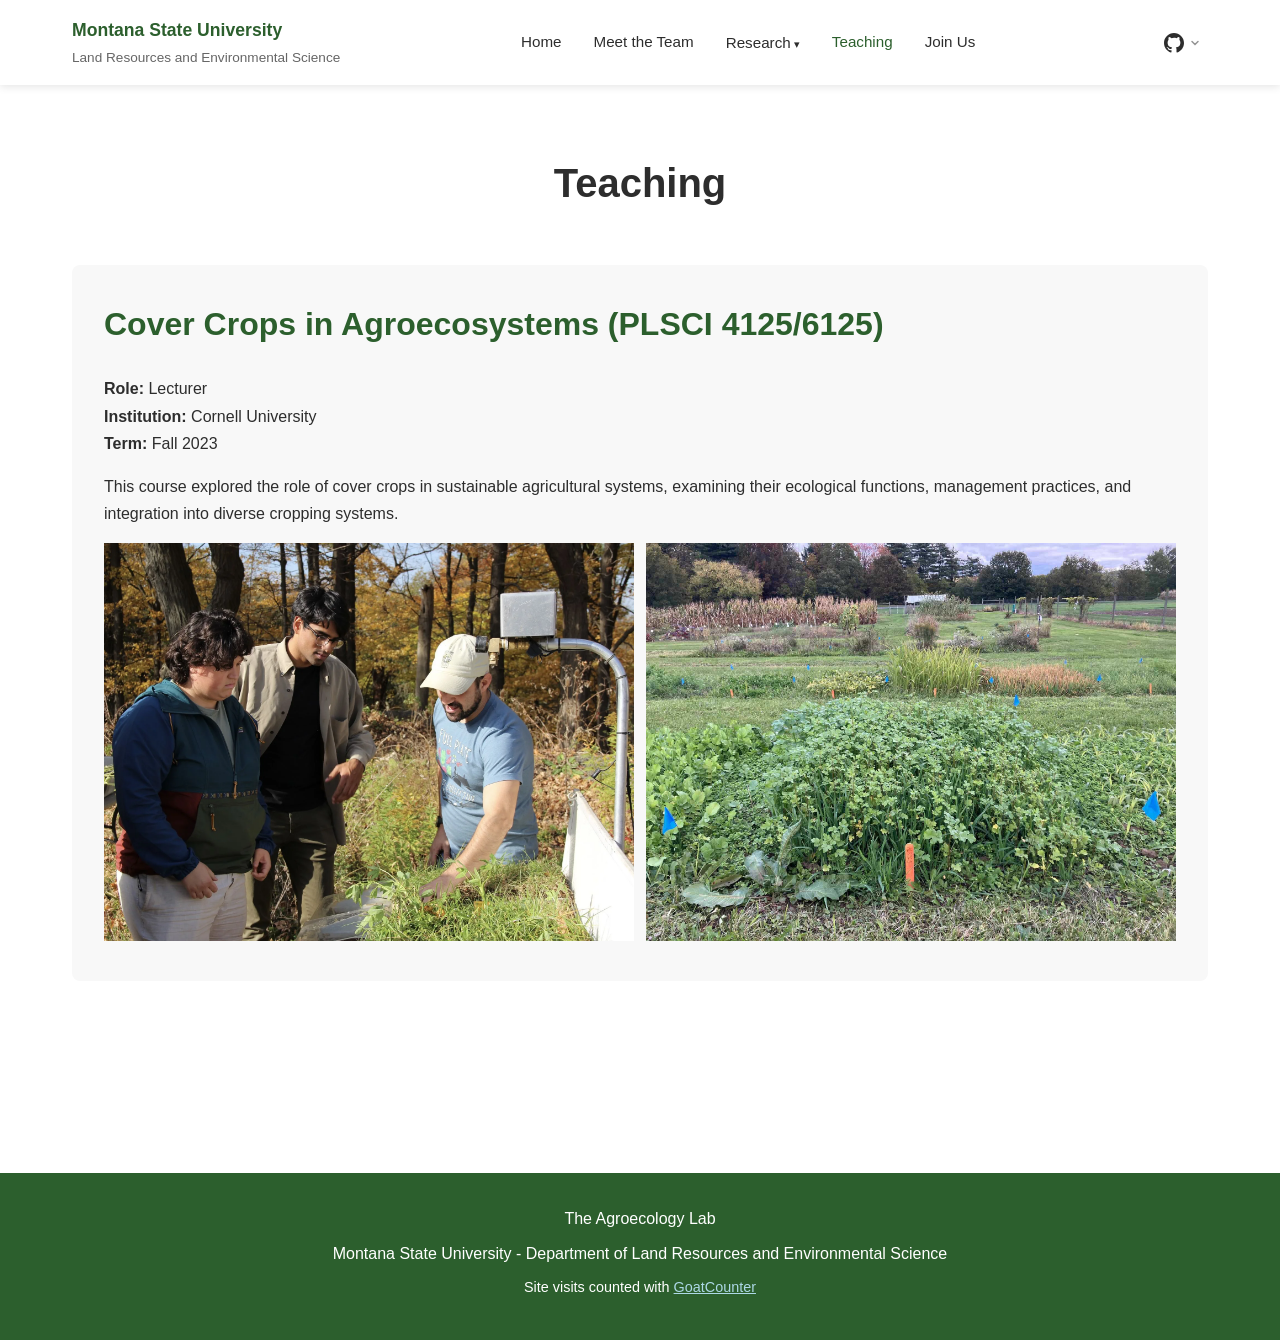
<file: docs/teaching.html>
<!DOCTYPE html>
<html lang="en">
<head>
  <meta charset="UTF-8">
  <meta name="viewport" content="width=device-width, initial-scale=1.0">
  <title>Teaching - The Agroecology Lab</title>
  <meta name="description" content="Learn about teaching experience and courses taught by The Agroecology Lab members.">
  <link rel="stylesheet" href="styles.css">
</head>
<body>
  <header class="header">
    <div class="header-content">
      <div>
        <div class="site-title">Montana State University</div>
        <div class="site-subtitle">Land Resources and Environmental Science</div>
      </div>
      <nav class="nav">
        <a href="index.html">Home</a>
        <a href="team.html">Meet the Team</a>
        <div class="nav-dropdown">
          <a href="research.html">Research</a>
          <div class="dropdown-menu">
            <a href="research.html#overview">Overview</a>
            <a href="research.html#publications">Publications</a>
            <a href="research.html#code">Code</a>
          </div>
        </div>
        <a href="teaching.html" class="active">Teaching</a>
        <a href="join.html">Join Us</a>
      </nav>

      <div class="gh-dropdown">
        <button class="gh-btn" aria-haspopup="true" aria-expanded="false" id="gh-btn">
        <!-- GitHub logo SVG -->
        <svg width="20" height="20" viewBox="0 0 24 24" fill="currentColor" aria-hidden="true">
        <path d="M12 0C5.374 0 0 5.373 0 12c0 5.302 3.438 9.8 8.207 11.387.599.111.793-.261.793-.577v-2.234c-3.338.726-4.033-1.416-4.033-1.416-.546-1.387-1.333-1.756-1.333-1.756-1.089-.745.083-.729.083-.729 1.205.084 1.839 1.237 1.839 1.237 1.07 1.834 2.807 1.304 3.492.997.107-.775.418-1.305.762-1.604-2.665-.305-5.467-1.334-5.467-5.931 0-1.311.469-2.381 1.236-3.221-.124-.303-.535-1.524.117-3.176 0 0 1.008-.322 3.301 1.23A11.509 11.509 0 0112 5.803c1.02.005 2.047.138 3.006.404 2.291-1.552 3.297-1.23 3.297-1.23.653 1.653.242 2.874.118 3.176.77.84 1.235 1.911 1.235 3.221 0 4.609-2.807 5.624-5.479 5.921.43.372.823 1.102.823 2.222v3.293c0 .319.192.694.801.576C20.566 21.797 24 17.3 24 12c0-6.627-5.373-12-12-12z"/>
        </svg>
        <svg width="10" height="10" viewBox="0 0 10 10" fill="currentColor" aria-hidden="true" style="opacity:0.5">
        <path d="M2 3.5L5 6.5L8 3.5" stroke="currentColor" stroke-width="1.5" fill="none" stroke-linecap="round"/>
        </svg>
      </button>

      <div class="gh-menu" id="gh-menu" role="menu">
        <a href="https://github.com/UrielMenalled/lab-website" role="menuitem" target="_blank" rel="noopener">
        <!-- Code icon -->
          <svg width="14" height="14" viewBox="0 0 24 24" fill="currentColor" aria-hidden="true">
          <path d="M9.4 16.6L4.8 12l4.6-4.6L8 6l-6 6 6 6 1.4-1.4zm5.2 0l4.6-4.6-4.6-4.6L16 6l6 6-6 6-1.4-1.4z"/>
          </svg>
          Website source code
        </a>
        <hr>
        <a href="https://github.com/UrielMenalled/lab-website/issues/new" role="menuitem" target="_blank" rel="noopener">
        <!-- Edit icon -->
        <svg width="14" height="14" viewBox="0 0 24 24" fill="currentColor" aria-hidden="true">
          <path d="M3 17.25V21h3.75L17.81 9.94l-3.75-3.75L3 17.25zM20.71 7.04a1 1 0 000-1.41l-2.34-2.34a1 1 0 00-1.41 0l-1.83 1.83 3.75 3.75 1.83-1.83z"/>
        </svg>
        Suggest an edit
        </a>
      </div>

      <script>
        const btn = document.getElementById('gh-btn');
        const menu = document.getElementById('gh-menu');

        btn.addEventListener('click', (e) => {
          e.stopPropagation();
          const isOpen = menu.classList.toggle('open');
          btn.setAttribute('aria-expanded', isOpen);
        });

        // Close when clicking outside
        document.addEventListener('click', () => {
          menu.classList.remove('open');
          btn.setAttribute('aria-expanded', 'false');
        });
      </script>
    </div>
  </header>

  <main>
    <div class="container">
      <h1 class="page-title">Teaching</h1>

      <section class="section">
        <div class="content-block">
          <h2 class="section-title">Cover Crops in Agroecosystems (PLSCI 4125/6125)</h2>
          <p><strong>Role:</strong> Lecturer</p>
          <p><strong>Institution:</strong> Cornell University</p>
          <p><strong>Term:</strong> Fall 2023</p>
          <p style="margin-top: 1rem;">
            This course explored the role of cover crops in sustainable agricultural systems, examining their ecological
            functions, management practices, and integration into diverse cropping systems.
          </p>
          <div style="margin-top: 1rem; display: flex; gap: 0.75rem; flex-wrap: nowrap; align-items: flex-start;">
            <picture style="flex: 1 1 0; min-width: 0;">
              <source srcset="images/CoverCropClass.webp" type="image/webp">
              <img src="images/CoverCropClass.jpeg" alt="Cover Crops in Agroecosystems course" style="width: 100%; aspect-ratio: 4 / 3; object-fit: cover;" loading="lazy" decoding="async">
            </picture>
            <img src="images/CoverCropExample1.jpeg" alt="Cover crop example" style="flex: 1 1 0; min-width: 0; width: 100%; aspect-ratio: 4 / 3; object-fit: cover;" loading="lazy" decoding="async">
          </div>
        </div>
      </section>
      </div>
  </main>

  <footer class="footer">
    <p>The Agroecology Lab</p>
    <p>Montana State University - Department of Land Resources and Environmental Science</p>
    <p style="font-size: 0.9em">Site visits counted with <a href="https://www.goatcounter.com" style="color: #add8e6;">GoatCounter</a></p>
  </footer>

  <script data-goatcounter="https://menalledlab.goatcounter.com/count"
        async src="//gc.zgo.at/count.js"></script>

</body>
</html>
</file>
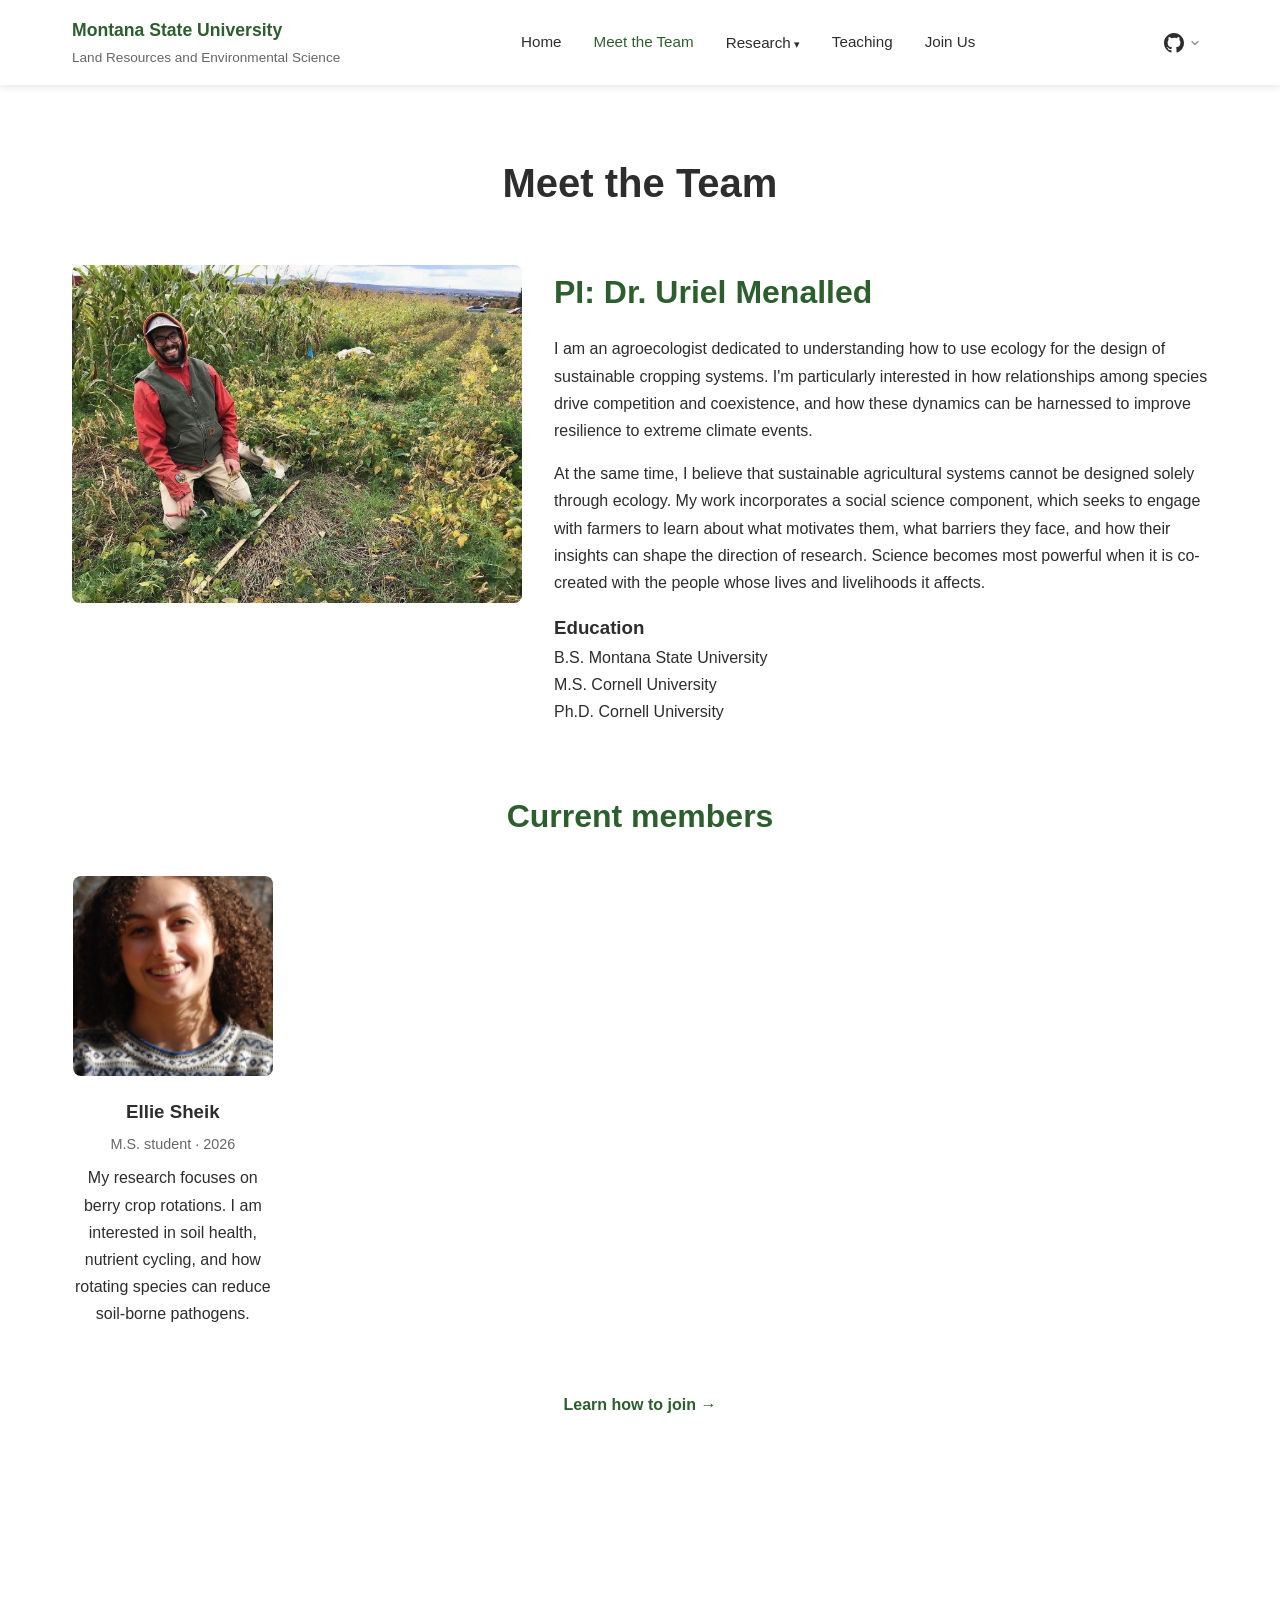
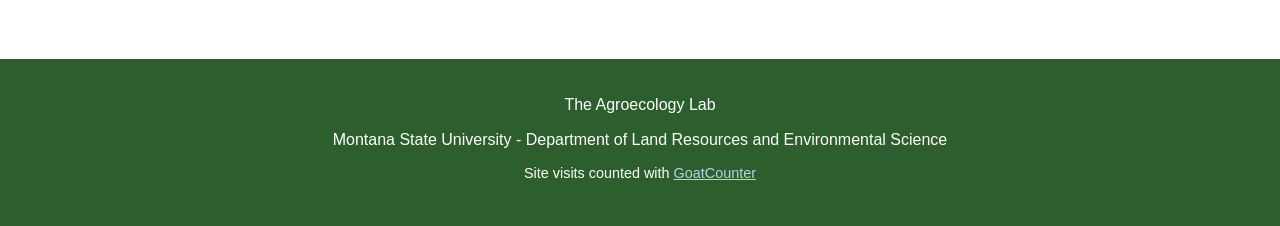
<file: docs/team.html>
<!DOCTYPE html>
<html lang="en">
<head>
  <meta charset="UTF-8">
  <meta name="viewport" content="width=device-width, initial-scale=1.0">
  <title>Meet the Team - The Agroecology Lab</title>
  <meta name="description" content="Meet Dr. Uriel Menalled and the team members of The Agroecology Lab at Montana State University.">
  <link rel="stylesheet" href="styles.css">
</head>
<body>
  <header class="header">
    <div class="header-content">
      <div>
        <div class="site-title">Montana State University</div>
        <div class="site-subtitle">Land Resources and Environmental Science</div>
      </div>
      <nav class="nav">
        <a href="index.html">Home</a>
        <a href="team.html" class="active">Meet the Team</a>
        <div class="nav-dropdown">
          <a href="research.html">Research</a>
          <div class="dropdown-menu">
            <a href="research.html#overview">Overview</a>
            <a href="research.html#publications">Publications</a>
            <a href="research.html#code">Code</a>
          </div>
        </div>
        <a href="teaching.html">Teaching</a>
        <a href="join.html">Join Us</a>
      </nav>

      <div class="gh-dropdown">
        <button class="gh-btn" aria-haspopup="true" aria-expanded="false" id="gh-btn">
        <!-- GitHub logo SVG -->
        <svg width="20" height="20" viewBox="0 0 24 24" fill="currentColor" aria-hidden="true">
        <path d="M12 0C5.374 0 0 5.373 0 12c0 5.302 3.438 9.8 8.207 11.387.599.111.793-.261.793-.577v-2.234c-3.338.726-4.033-1.416-4.033-1.416-.546-1.387-1.333-1.756-1.333-1.756-1.089-.745.083-.729.083-.729 1.205.084 1.839 1.237 1.839 1.237 1.07 1.834 2.807 1.304 3.492.997.107-.775.418-1.305.762-1.604-2.665-.305-5.467-1.334-5.467-5.931 0-1.311.469-2.381 1.236-3.221-.124-.303-.535-1.524.117-3.176 0 0 1.008-.322 3.301 1.23A11.509 11.509 0 0112 5.803c1.02.005 2.047.138 3.006.404 2.291-1.552 3.297-1.23 3.297-1.23.653 1.653.242 2.874.118 3.176.77.84 1.235 1.911 1.235 3.221 0 4.609-2.807 5.624-5.479 5.921.43.372.823 1.102.823 2.222v3.293c0 .319.192.694.801.576C20.566 21.797 24 17.3 24 12c0-6.627-5.373-12-12-12z"/>
        </svg>
        <svg width="10" height="10" viewBox="0 0 10 10" fill="currentColor" aria-hidden="true" style="opacity:0.5">
        <path d="M2 3.5L5 6.5L8 3.5" stroke="currentColor" stroke-width="1.5" fill="none" stroke-linecap="round"/>
        </svg>
      </button>

      <div class="gh-menu" id="gh-menu" role="menu">
        <a href="https://github.com/UrielMenalled/lab-website" role="menuitem" target="_blank" rel="noopener">
        <!-- Code icon -->
          <svg width="14" height="14" viewBox="0 0 24 24" fill="currentColor" aria-hidden="true">
          <path d="M9.4 16.6L4.8 12l4.6-4.6L8 6l-6 6 6 6 1.4-1.4zm5.2 0l4.6-4.6-4.6-4.6L16 6l6 6-6 6-1.4-1.4z"/>
          </svg>
          Website source code
        </a>
        <hr>
        <a href="https://github.com/UrielMenalled/lab-website/issues/new" role="menuitem" target="_blank" rel="noopener">
        <!-- Edit icon -->
        <svg width="14" height="14" viewBox="0 0 24 24" fill="currentColor" aria-hidden="true">
          <path d="M3 17.25V21h3.75L17.81 9.94l-3.75-3.75L3 17.25zM20.71 7.04a1 1 0 000-1.41l-2.34-2.34a1 1 0 00-1.41 0l-1.83 1.83 3.75 3.75 1.83-1.83z"/>
        </svg>
        Suggest an edit
        </a>
      </div>

      <script>
        const btn = document.getElementById('gh-btn');
        const menu = document.getElementById('gh-menu');

        btn.addEventListener('click', (e) => {
          e.stopPropagation();
          const isOpen = menu.classList.toggle('open');
          btn.setAttribute('aria-expanded', isOpen);
        });

        // Close when clicking outside
        document.addEventListener('click', () => {
          menu.classList.remove('open');
          btn.setAttribute('aria-expanded', 'false');
        });
      </script>
    </div>
  </header>

  <main>
    <div class="container">
      <h1 class="page-title">Meet the Team</h1>

      <section class="section">
        <div class="team-member">
          <div>
            <img class="member-image" src="images/Uri_HeadShot.jpeg" alt="Headshot of Dr. Uriel Menalled" loading="lazy" decoding="async">
          </div>
          <div>
            <h2 class="section-title" style="margin-bottom: 1rem;">PI: Dr. Uriel Menalled</h2>
            <p style="margin-bottom: 1rem;">
              I am an agroecologist dedicated to understanding how to use ecology for the design of sustainable cropping systems.
              I'm particularly interested in how relationships among species drive competition and coexistence, and how these dynamics can be
              harnessed to improve resilience to extreme climate events.
            </p>
            <p style="margin-bottom: 1rem;">
              At the same time, I believe that sustainable agricultural systems cannot be designed solely through ecology. My work incorporates a
              social science component, which seeks to engage with farmers to learn about what motivates them, what barriers they face, and how
              their insights can shape the direction of research. Science becomes most powerful when it is co-created with the people whose lives
              and livelihoods it affects.
            </p>
              <h3>Education</h3>
              <p>B.S. Montana State University</p>
              <p>M.S. Cornell University</p>
              <p>Ph.D. Cornell University</p>
          </div>
        </div>
      </section>

      <section class="section">
        <h2 class="section-title" style="text-align: center;">Current members</h2>
        <!-- CURRENT-MEMBERS-START -->
        <div class="current-members-grid">
                <article class="current-member">
          <img class="current-member-image" src="lab_members/current/Sheik_Ellie/Sheik_Headshot.jpg" alt="Photo of Ellie Sheik" loading="lazy" decoding="async">
          <h3>Ellie Sheik</h3>
          <p class="current-member-meta">M.S. student &middot; 2026</p>
          <p>My research focuses on berry crop rotations. I am interested in soil health, nutrient cycling, and how rotating species can reduce soil-borne pathogens.</p>
        </article>
        </div>
        <!-- CURRENT-MEMBERS-END -->
        <div style="text-align: center; padding: 3rem 0;">
          <p style="margin-top: 1rem;">
            <a href="join.html" style="color: var(--primary-green); font-weight: 600; text-decoration: none;">
              Learn how to join →
            </a>
          </p>
        </div>
      </section>
    </div>
  </main>

  <footer class="footer">
    <p>The Agroecology Lab</p>
    <p>Montana State University - Department of Land Resources and Environmental Science</p>
    <p style="font-size: 0.9em">Site visits counted with <a href="https://www.goatcounter.com" style="color: #add8e6;">GoatCounter</a></p>
  </footer>

  <script data-goatcounter="https://menalledlab.goatcounter.com/count"
        async src="//gc.zgo.at/count.js"></script>

</body>
</html>
</file>
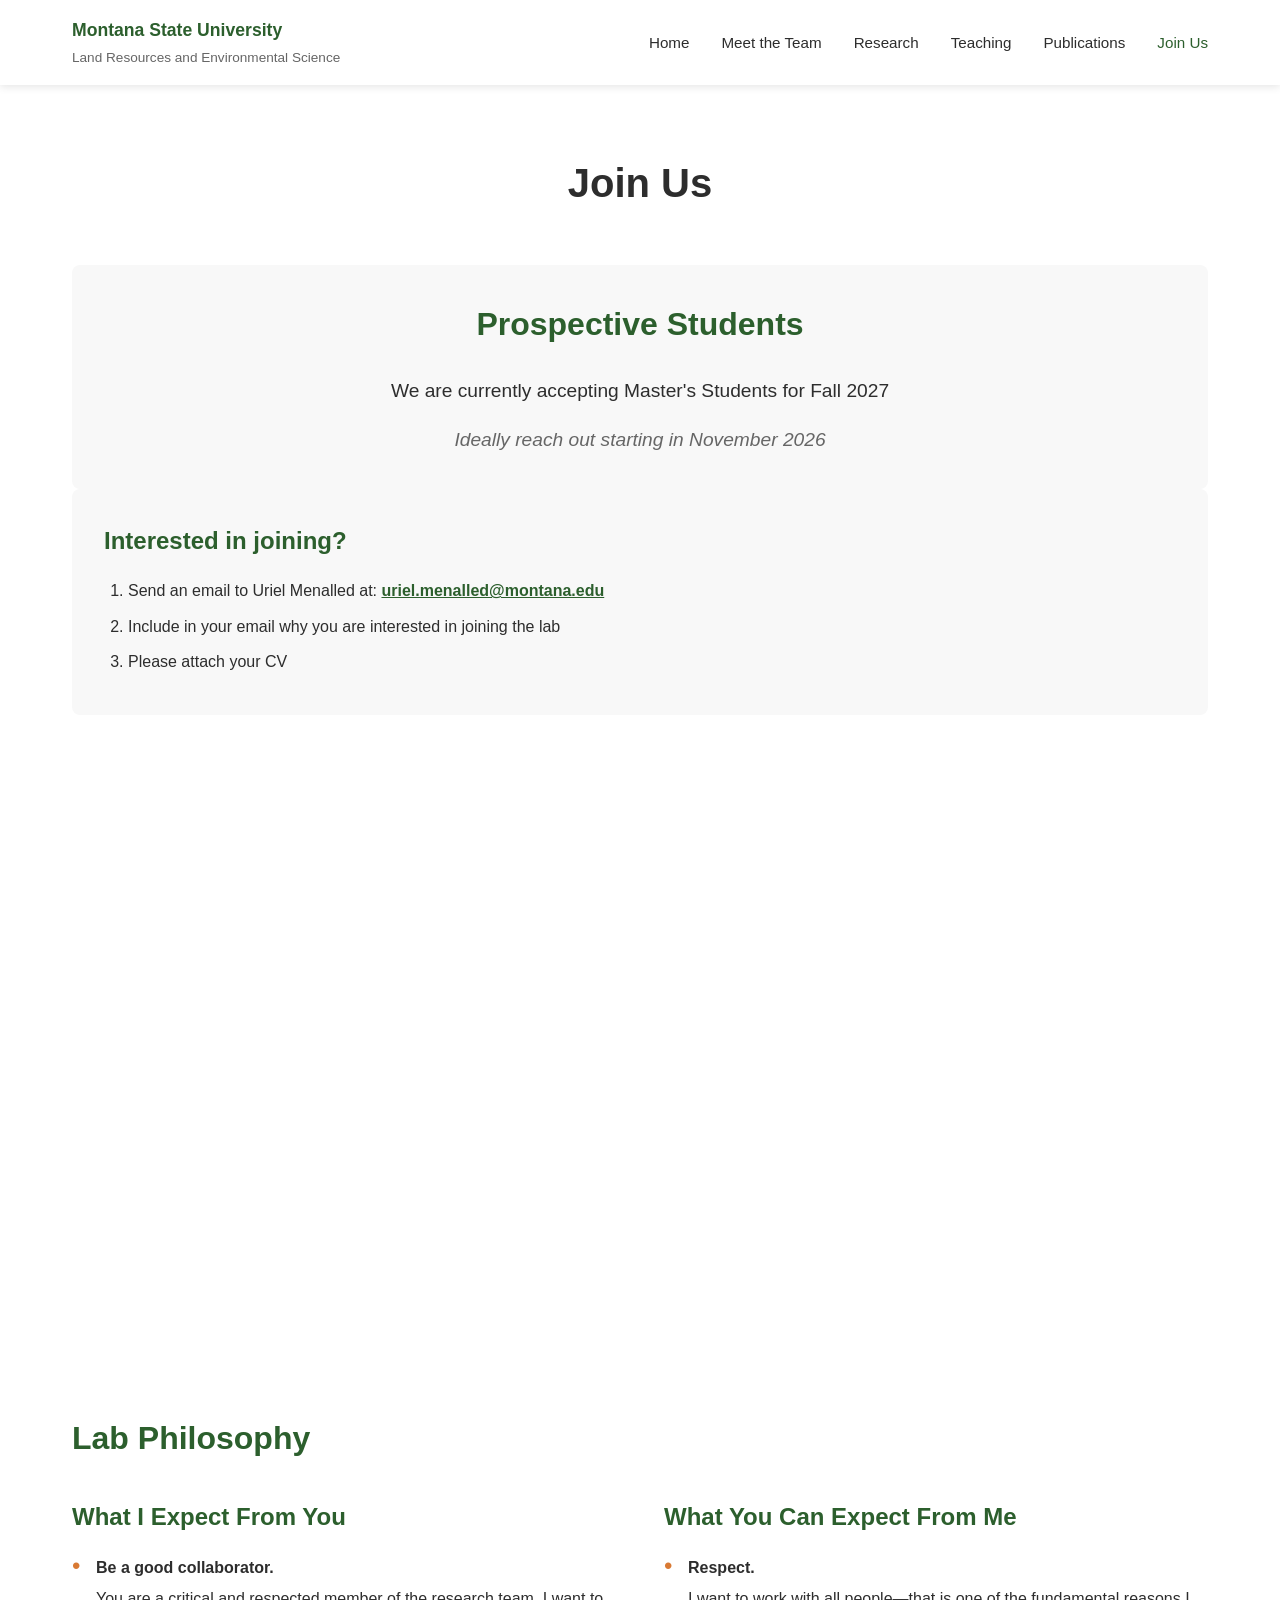
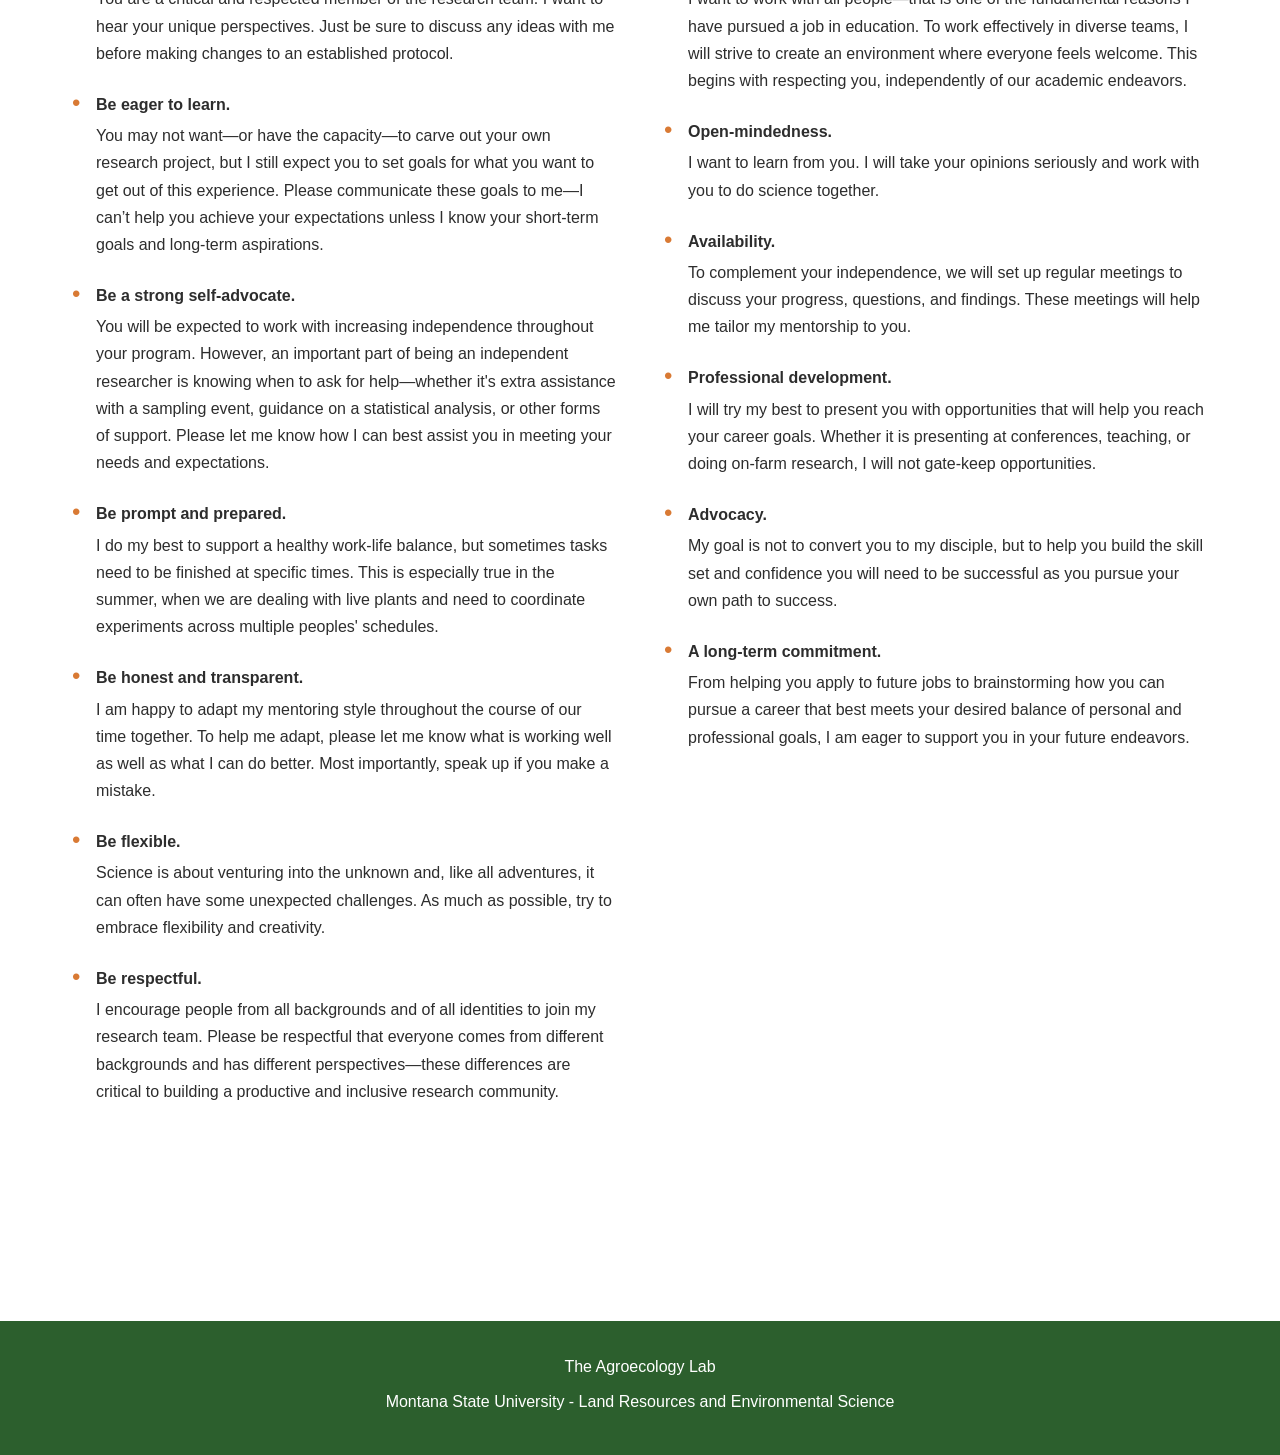
<file: public/join.html>
<!DOCTYPE html>
<html lang="en">
<head>
  <meta charset="UTF-8">
  <meta name="viewport" content="width=device-width, initial-scale=1.0">
  <title>Join Us - The Agroecology Lab</title>
  <meta name="description" content="Learn about opportunities to join The Agroecology Lab and our approach to graduate student mentorship.">
  <link rel="stylesheet" href="styles.css">
</head>
<body>
  <header class="header">
    <div class="header-content">
      <div>
        <div class="site-title">Montana State University</div>
        <div class="site-subtitle">Land Resources and Environmental Science</div>
      </div>
      <nav class="nav">
        <a href="index.html">Home</a>
        <a href="team.html">Meet the Team</a>
        <a href="research.html">Research</a>
        <a href="teaching.html">Teaching</a>
        <a href="publications.html">Publications</a>
        <a href="join.html" class="active">Join Us</a>
      </nav>
    </div>
  </header>

  <main>
    <div class="container">
      <h1 class="page-title">Join Us</h1>

      <section class="section" style="margin-bottom: 0;">
        <div class="content-block" style="text-align: center; margin-bottom: 0;">
          <h2 class="section-title">Prospective Students</h2>
          <p style="font-size: 1.2rem; margin-bottom: 1rem;">
            We are currently accepting Master's Students for Fall 2027
          </p>
          <p style="font-size: 1.2rem; font-style: italic; color: var(--text-light);">
            Ideally reach out starting in November 2026
          </p>
        </div>
      </section>

      <section class="section" style="margin-top: 0;">
        <div class="contact-box" style="margin: 0;">
          <h3>Interested in joining?</h3>
          <ol>
            <li>Send an email to Uriel Menalled at: <a href="mailto:uriel.menalled@montana.edu" style="color: var(--primary-green); font-weight: 600;">uriel.menalled@montana.edu</a></li>
            <li>Include in your email why you are interested in joining the lab</li>
            <li>Please attach your CV</li>
          </ol>
        </div>
      </section>

      <section class="section" style="text-align: center; overflow: hidden;">
        <div style="overflow: hidden; border-radius: 12px; max-width: 100%; margin: 0 auto; position: relative;">
          <video id="joinVideo" autoplay muted playsinline style="width: 100%; display: block; transform: scale(1.1);">
            <source src="videos/JoinUs.mov" type="video/quicktime">
            Your browser does not support the video tag.
          </video>
          <button id="replayBtn" onclick="document.getElementById('joinVideo').play(); this.style.display='none';"
            style="display:none; position:absolute; top:50%; left:50%; transform:translate(-50%,-50%); background:rgba(0,0,0,0.6); color:white; border:none; border-radius:50%; width:64px; height:64px; font-size:24px; cursor:pointer;">
            &#9654;
          </button>
        </div>
        <script>
          document.getElementById('joinVideo').addEventListener('ended', function() {
            document.getElementById('replayBtn').style.display = 'block';
          });
        </script>
      </section>

      <section class="section">
        <h2 class="section-title">Lab Philosophy</h2>

        <div class="lab-philosophy">
          <div class="philosophy-section">
            <h3>What I Expect From You</h3>
            <ul>
              <li>
                <strong>Be a good collaborator.</strong> You are a critical and respected member of the research team. I want to hear your unique perspectives.  Just be sure to discuss any ideas with me before making changes to an established protocol.
              </li>
              <li>
                <strong>Be eager to learn.</strong> You may not want—or have the capacity—to carve out your own research project, but I still expect you to set goals for what you want to get out of this experience.  Please communicate these goals to me—I can’t help you achieve your expectations unless I know your short-term goals and long-term aspirations.
              </li>
              <li>
                <strong>Be a strong self-advocate. </strong> You will be expected to work with increasing independence throughout your program. However, an important part of being an independent researcher is knowing when to ask for help—whether it's extra assistance with a sampling event, guidance on a statistical analysis, or other forms of support. Please let me know how I can best assist you in meeting your needs and expectations.
              </li>
              <li>
                <strong>Be prompt and prepared.</strong> I do my best to support a healthy work-life balance, but sometimes tasks need to be finished at specific times.  This is especially true in the summer, when we are dealing with live plants and need to coordinate experiments across multiple peoples' schedules.
              </li>
              <li>
                <strong>Be honest and transparent.</strong> I am happy to adapt my mentoring style throughout the course of our time together.  To help me adapt, please let me know what is working well as well as what I can do better.  Most importantly, speak up if you make a mistake.
              </li>
              <li>
                <strong>Be flexible.</strong> Science is about venturing into the unknown and, like all adventures, it can often have some unexpected challenges.  As much as possible, try to embrace flexibility and creativity.
              </li>
              <li>
                <strong>Be respectful.</strong> I encourage people from all backgrounds and of all identities to join my research team.  Please be respectful that everyone comes from different backgrounds and has different perspectives—these differences are critical to building a productive and inclusive research community.
              </li>
            </ul>
          </div>

          <div class="philosophy-section">
            <h3>What You Can Expect From Me</h3>
            <ul>
              <li>
                <strong>Respect.</strong> I want to work with all people—that is one of the fundamental reasons I have pursued a job in education. To work effectively in diverse teams, I will strive to create an environment where everyone feels welcome. This begins with respecting you, independently of our academic endeavors.
              </li>
              <li>
                <strong>Open-mindedness.</strong> I want to learn from you. I will take your opinions seriously and work with you to do science together.
              </li>
              <li>
                <strong>Availability.</strong> To complement your independence, we will set up regular meetings to discuss your progress, questions, and findings. These meetings will help me tailor my mentorship to you.
              </li>
              <li>
                <strong>Professional development.</strong>I will try my best to present you with opportunities that will help you reach your career goals. Whether it is presenting at conferences, teaching, or doing on-farm research, I will not gate-keep opportunities.
              </li>
              <li>
                <strong>Advocacy.</strong> My goal is not to convert you to my disciple, but to help you build the skill set and confidence you will need to be successful as you pursue your own path to success. 
              </li>
              <li>
                <strong>A long-term commitment.</strong> From helping you apply to future jobs to brainstorming how you can pursue a career that best meets your desired balance of personal and professional goals, I am eager to support you in your future endeavors.
              </li>
            </ul>
          </div>
        </div>
      </section>
    </div>
  </main>

  <footer class="footer">
    <p>The Agroecology Lab</p>
    <p>Montana State University - Land Resources and Environmental Science</p>
  </footer>
</body>
</html>
</file>
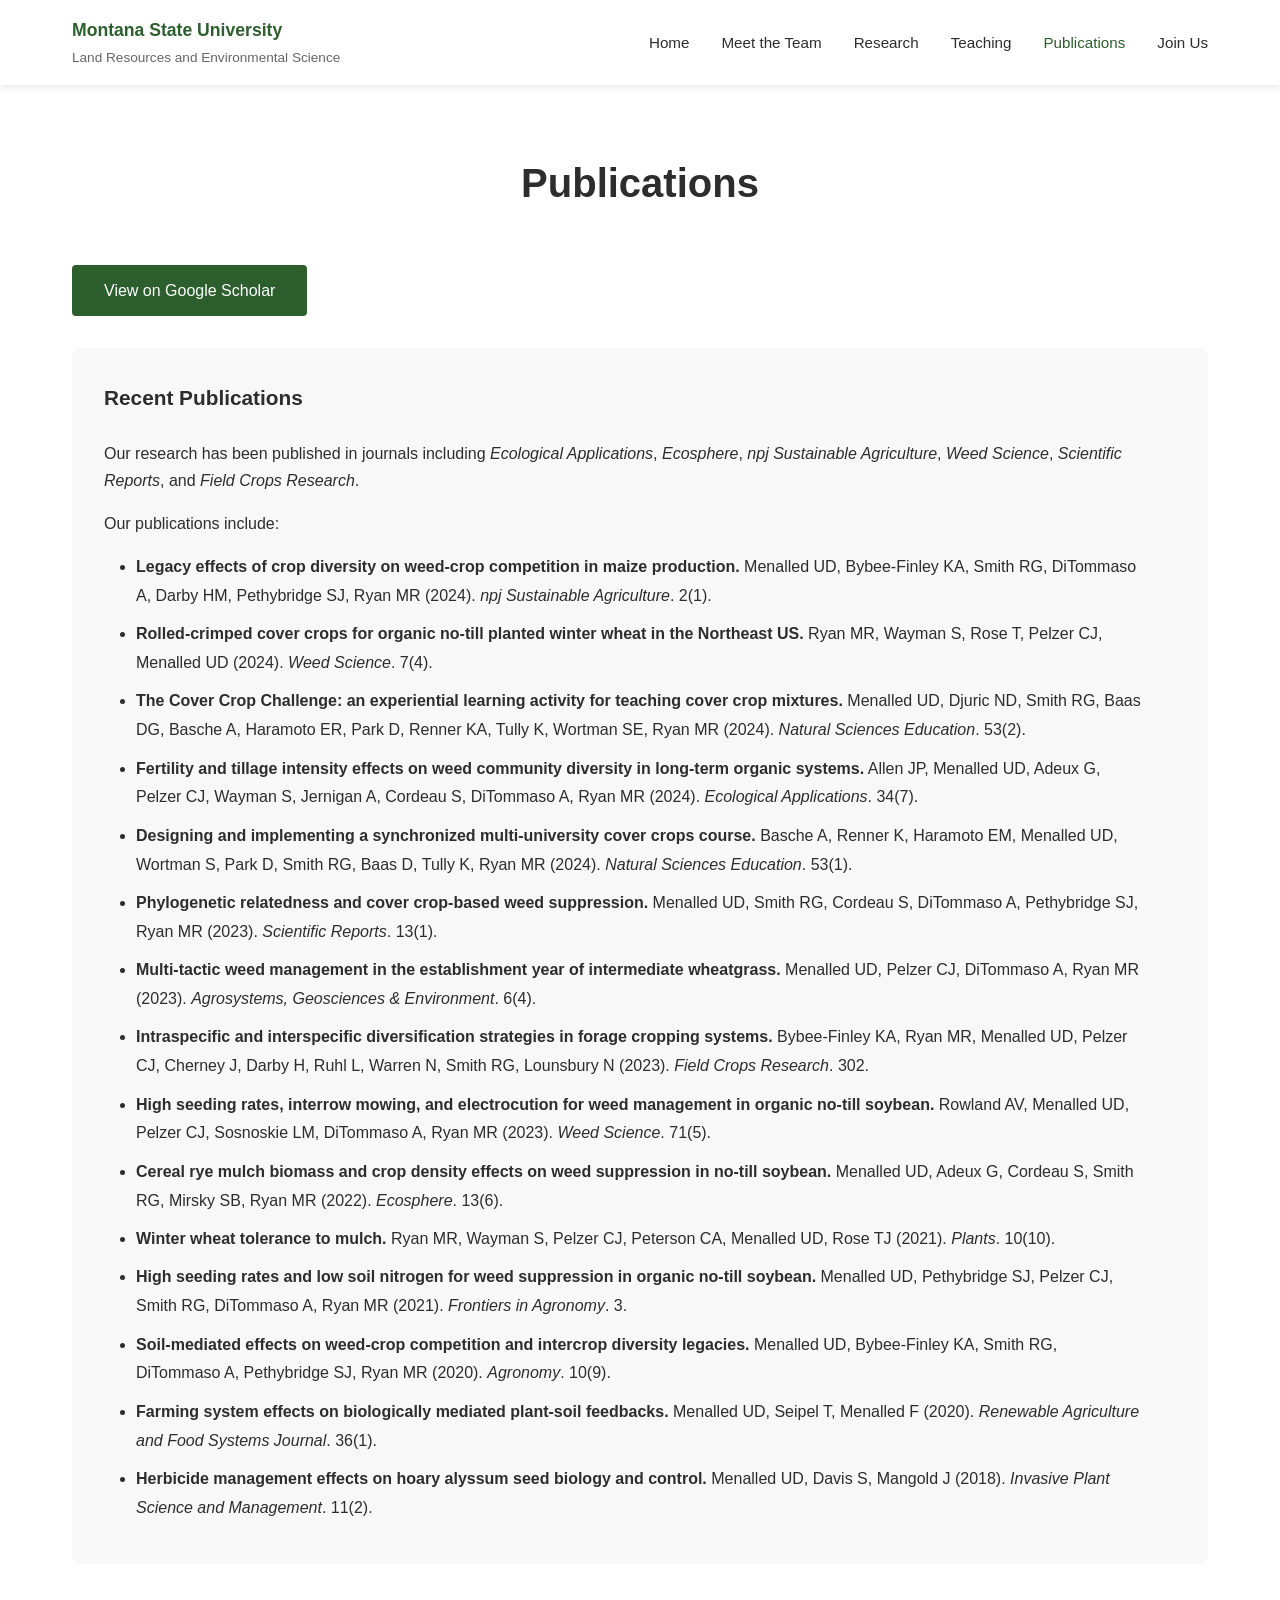
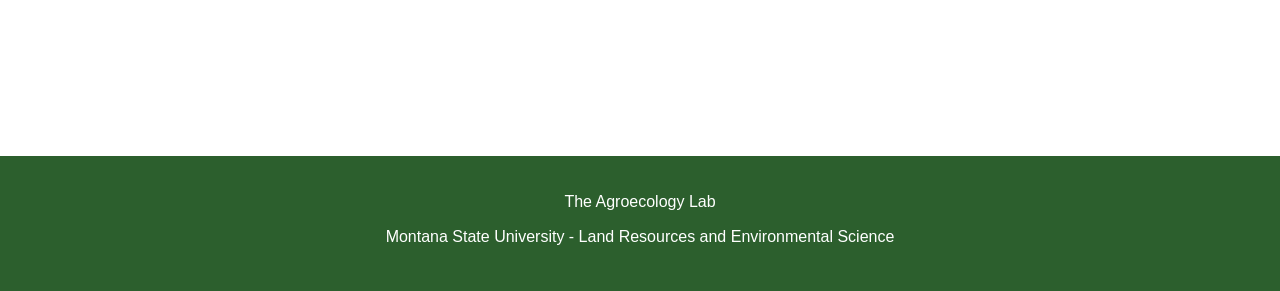
<file: public/publications.html>
<!DOCTYPE html>
<html lang="en">
<head>
  <meta charset="UTF-8">
  <meta name="viewport" content="width=device-width, initial-scale=1.0">
  <title>Publications - The Agroecology Lab</title>
  <meta name="description" content="Browse peer-reviewed publications from The Agroecology Lab on sustainable agriculture and agroecology.">
  <link rel="stylesheet" href="styles.css">
</head>
<body>
  <header class="header">
    <div class="header-content">
      <div>
        <div class="site-title">Montana State University</div>
        <div class="site-subtitle">Land Resources and Environmental Science</div>
      </div>
      <nav class="nav">
        <a href="index.html">Home</a>
        <a href="team.html">Meet the Team</a>
        <a href="research.html">Research</a>
        <a href="teaching.html">Teaching</a>
        <a href="publications.html" class="active">Publications</a>
        <a href="join.html">Join Us</a>
      </nav>
    </div>
  </header>

  <main>
    <div class="container">
      <h1 class="page-title">Publications</h1>

      <section class="section">
        <a href="https://scholar.google.com/citations?user=cYw44PgAAAAJ&hl=en&inst=13410158990364976897" target="_blank" rel="noopener noreferrer" class="google-scholar-link">
          View on Google Scholar
        </a>

        <div class="content-block">
          <h3 style="margin-bottom: 1.5rem; font-size: 1.3rem;">Recent Publications</h3>
          <p style="margin-bottom: 1rem; line-height: 1.7;">
            Our research has been published in journals including <em>Ecological Applications</em>, <em>Ecosphere</em>, <em>npj Sustainable Agriculture</em>,
            <em>Weed Science</em>, <em>Scientific Reports</em>, and
            <em>Field Crops Research</em>.
          </p>
          <p style="margin-bottom: 1rem; line-height: 1.7;">
            Our publications include:
          </p>
            <ul style="list-style-position: outside; margin-left: 2rem; padding-right: 2rem; line-height: 1.8;">
              <li style="margin-bottom: 0.6rem;">
                <strong>Legacy effects of crop diversity on weed-crop competition in maize production.</strong> Menalled UD, Bybee-Finley KA, Smith RG, DiTommaso A, Darby HM, Pethybridge SJ, Ryan MR (2024). <em>npj Sustainable Agriculture</em>. 2(1).
              </li>
              <li style="margin-bottom: 0.6rem;">
                <strong>Rolled-crimped cover crops for organic no-till planted winter wheat in the Northeast US.</strong> Ryan MR, Wayman S, Rose T, Pelzer CJ, Menalled UD (2024). <em>Weed Science</em>. 7(4).
              </li>
              <li style="margin-bottom: 0.6rem;">
                <strong>The Cover Crop Challenge: an experiential learning activity for teaching cover crop mixtures.</strong> Menalled UD, Djuric ND, Smith RG, Baas DG, Basche A, Haramoto ER, Park D, Renner KA, Tully K, Wortman SE, Ryan MR (2024). <em>Natural Sciences Education</em>. 53(2).
              </li>
              <li style="margin-bottom: 0.6rem;">
                <strong>Fertility and tillage intensity effects on weed community diversity in long-term organic systems.</strong> Allen JP, Menalled UD, Adeux G, Pelzer CJ, Wayman S, Jernigan A, Cordeau S, DiTommaso A, Ryan MR (2024). <em>Ecological Applications</em>. 34(7).
              </li>
              <li style="margin-bottom: 0.6rem;">
                <strong>Designing and implementing a synchronized multi-university cover crops course.</strong> Basche A, Renner K, Haramoto EM, Menalled UD, Wortman S, Park D, Smith RG, Baas D, Tully K, Ryan MR (2024). <em>Natural Sciences Education</em>. 53(1).
              </li>
              <li style="margin-bottom: 0.6rem;">
                <strong>Phylogenetic relatedness and cover crop-based weed suppression.</strong> Menalled UD, Smith RG, Cordeau S, DiTommaso A, Pethybridge SJ, Ryan MR (2023). <em>Scientific Reports</em>. 13(1).
              </li>
              <li style="margin-bottom: 0.6rem;">
                <strong>Multi-tactic weed management in the establishment year of intermediate wheatgrass.</strong> Menalled UD, Pelzer CJ, DiTommaso A, Ryan MR (2023). <em>Agrosystems, Geosciences &amp; Environment</em>. 6(4).
              </li>
              <li style="margin-bottom: 0.6rem;">
                <strong>Intraspecific and interspecific diversification strategies in forage cropping systems.</strong> Bybee-Finley KA, Ryan MR, Menalled UD, Pelzer CJ, Cherney J, Darby H, Ruhl L, Warren N, Smith RG, Lounsbury N (2023). <em>Field Crops Research</em>. 302.
              </li>
              <li style="margin-bottom: 0.6rem;">
                <strong>High seeding rates, interrow mowing, and electrocution for weed management in organic no-till soybean.</strong> Rowland AV, Menalled UD, Pelzer CJ, Sosnoskie LM, DiTommaso A, Ryan MR (2023). <em>Weed Science</em>. 71(5).
              </li>
              <li style="margin-bottom: 0.6rem;">
                <strong>Cereal rye mulch biomass and crop density effects on weed suppression in no-till soybean.</strong> Menalled UD, Adeux G, Cordeau S, Smith RG, Mirsky SB, Ryan MR (2022). <em>Ecosphere</em>. 13(6).
              </li>
              <li style="margin-bottom: 0.6rem;">
                <strong>Winter wheat tolerance to mulch.</strong> Ryan MR, Wayman S, Pelzer CJ, Peterson CA, Menalled UD, Rose TJ (2021). <em>Plants</em>. 10(10).
              </li>
              <li style="margin-bottom: 0.6rem;">
                <strong>High seeding rates and low soil nitrogen for weed suppression in organic no-till soybean.</strong> Menalled UD, Pethybridge SJ, Pelzer CJ, Smith RG, DiTommaso A, Ryan MR (2021). <em>Frontiers in Agronomy</em>. 3.
              </li>
              <li style="margin-bottom: 0.6rem;">
                <strong>Soil-mediated effects on weed-crop competition and intercrop diversity legacies.</strong> Menalled UD, Bybee-Finley KA, Smith RG, DiTommaso A, Pethybridge SJ, Ryan MR (2020). <em>Agronomy</em>. 10(9).
              </li>
              <li style="margin-bottom: 0.6rem;">
                <strong>Farming system effects on biologically mediated plant-soil feedbacks.</strong> Menalled UD, Seipel T, Menalled F (2020). <em>Renewable Agriculture and Food Systems Journal</em>. 36(1).
              </li>
              <li style="margin-bottom: 0.6rem;">
                <strong>Herbicide management effects on hoary alyssum seed biology and control.</strong> Menalled UD, Davis S, Mangold J (2018). <em>Invasive Plant Science and Management</em>. 11(2).
              </li>
            </ul>
        </div>
      </section>
    </div>
  </main>

  <footer class="footer">
    <p>The Agroecology Lab</p>
    <p>Montana State University - Land Resources and Environmental Science</p>
  </footer>
</body>
</html>
</file>
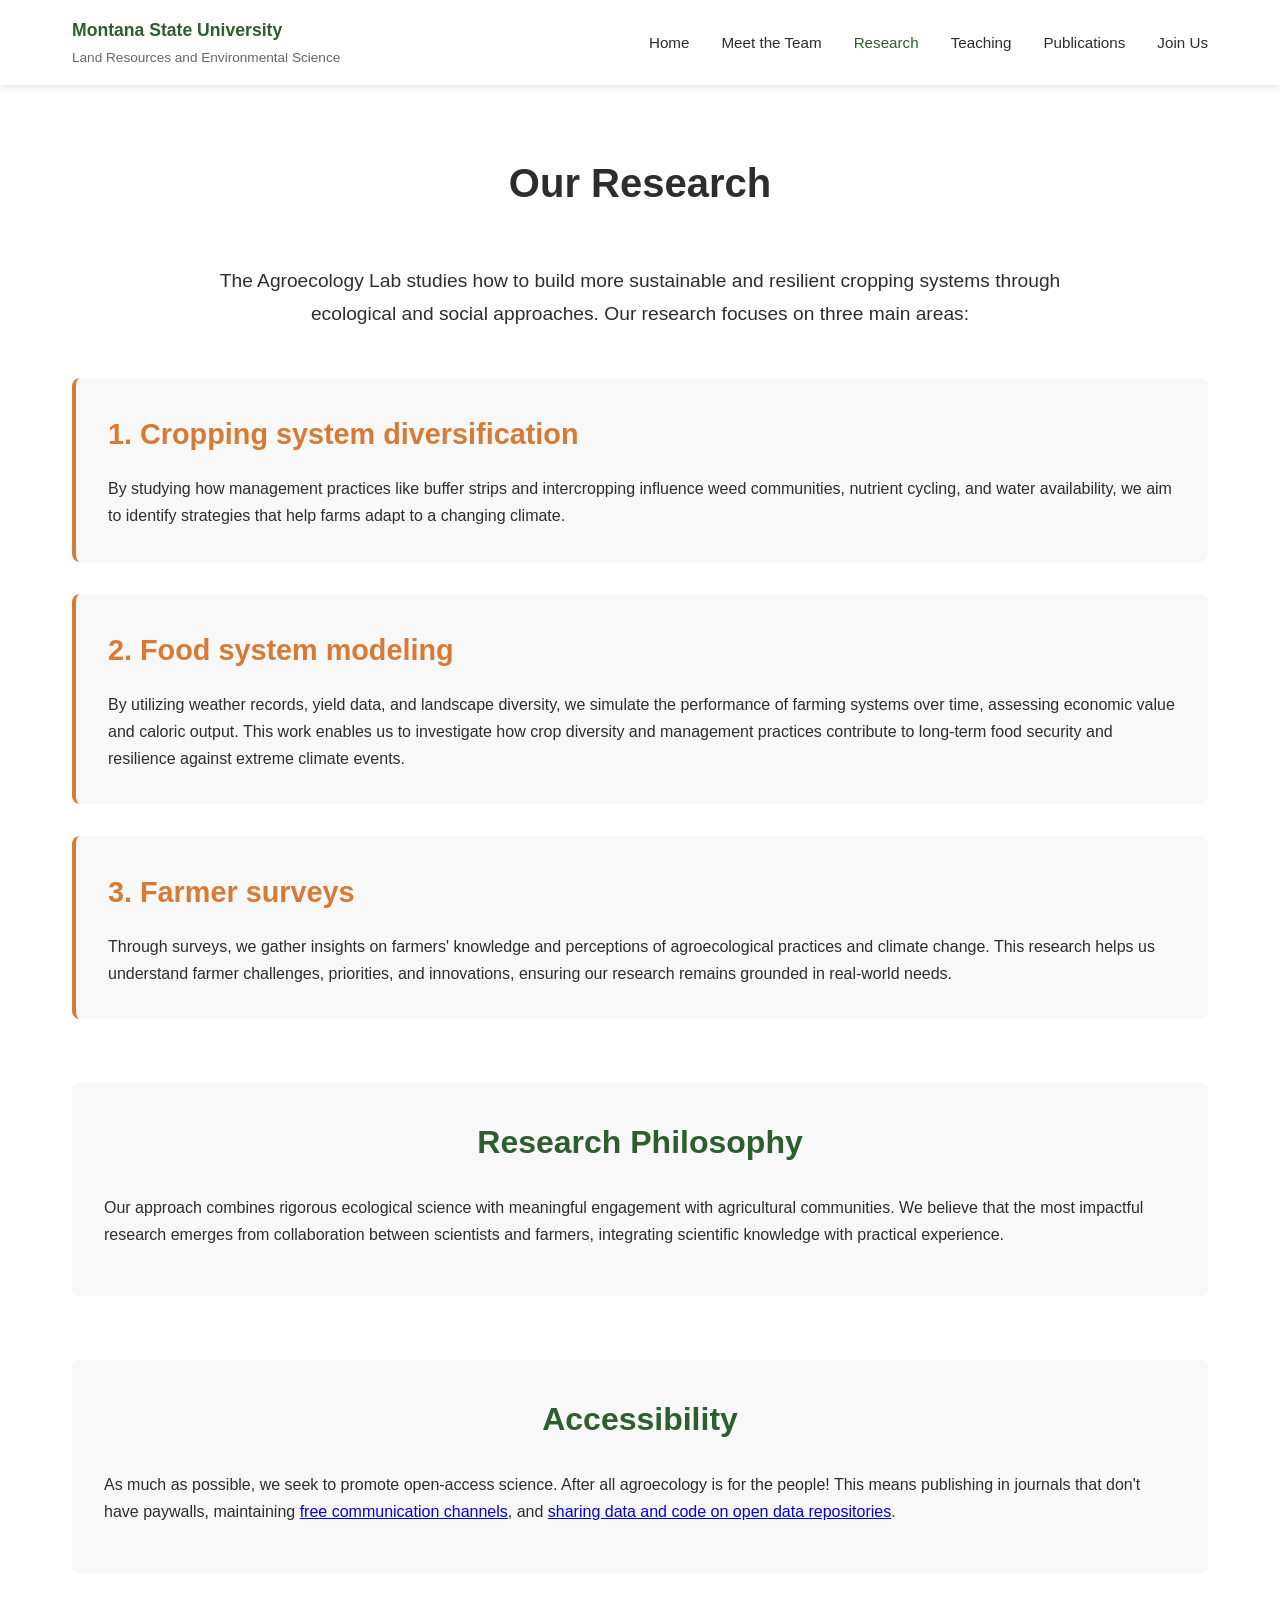
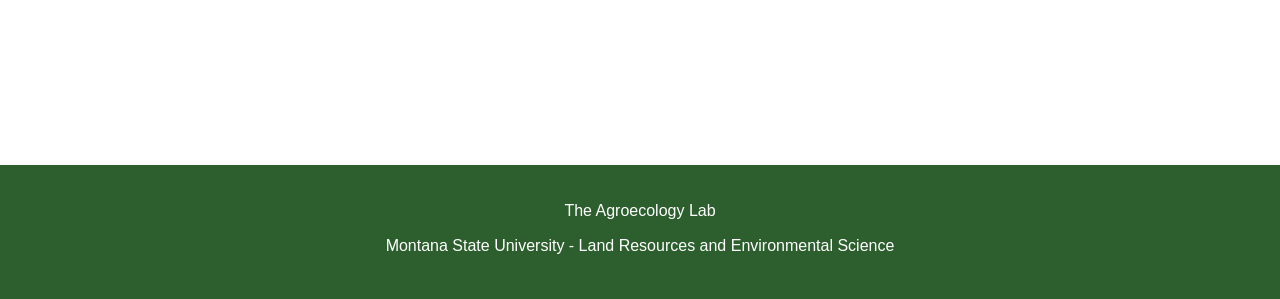
<file: public/research.html>
<!DOCTYPE html>
<html lang="en">
<head>
  <meta charset="UTF-8">
  <meta name="viewport" content="width=device-width, initial-scale=1.0">
  <title>Research - The Agroecology Lab</title>
  <meta name="description" content="Learn about The Agroecology Lab's research on sustainable cropping systems, food systems modeling, and farmer engagement.">
  <link rel="stylesheet" href="styles.css">
</head>
<body>
  <header class="header">
    <div class="header-content">
      <div>
        <div class="site-title">Montana State University</div>
        <div class="site-subtitle">Land Resources and Environmental Science</div>
      </div>
      <nav class="nav">
        <a href="index.html">Home</a>
        <a href="team.html">Meet the Team</a>
        <a href="research.html" class="active">Research</a>
        <a href="teaching.html">Teaching</a>
        <a href="publications.html">Publications</a>
        <a href="join.html">Join Us</a>
      </nav>
    </div>
  </header>

  <main>
    <div class="container">
      <h1 class="page-title">Our Research</h1>

      <section class="section">
        <p style="font-size: 1.2rem; text-align: center; max-width: 900px; margin: 0 auto 3rem;">
          The Agroecology Lab studies how to build more sustainable and resilient cropping systems through ecological and social approaches.
          Our research focuses on three main areas:
        </p>

        <div class="research-grid">
          <div class="research-area">
            <h3>1. Cropping system diversification</h3>
            <p>
              By studying how management practices like buffer strips and intercropping influence weed communities,
              nutrient cycling, and water availability, we aim to identify strategies that help farms adapt to a
              changing climate.
            </p>
          </div>

          <div class="research-area">
            <h3>2. Food system modeling</h3>
            <p>
              By utilizing weather records, yield data, and landscape diversity, we simulate the performance
              of farming systems over time, assessing economic value and caloric output. This work enables us to
              investigate how crop diversity and management practices contribute to long-term food security and
              resilience against extreme climate events.
            </p>
          </div>

          <div class="research-area">
            <h3>3. Farmer surveys</h3>
            <p>
              Through surveys, we gather insights on farmers' knowledge and perceptions of agroecological
              practices and climate change. This research helps us understand farmer challenges, priorities, and
              innovations, ensuring our research remains grounded in real-world needs.
            </p>
          </div>
        </div>
      </section>

      <section class="section">
        <div class="content-block">
          <h2 class="section-title" style="text-align: center;">Research Philosophy</h2>
          <p style="margin-bottom: 1rem;">
            Our approach combines rigorous ecological science with meaningful engagement with agricultural communities.
            We believe that the most impactful research emerges from collaboration between scientists and farmers,
            integrating scientific knowledge with practical experience.
          </p>
        </div>
      </section>

      <section class="section">
        <div class="content-block">
          <h2 class="section-title" style="text-align: center;">Accessibility</h2>
          <p style="margin-bottom: 1rem;">
            As much as possible, we seek to promote open-access science.
            After all agroecology is for the people!
            This means publishing in journals that don't have paywalls,
            maintaining <a href="https://bsky.app/profile/urielmenalled.bsky.social" target="_blank" rel="noopener noreferrer">free communication channels</a>, and
            <a href="https://github.com/UrielMenalled" target="_blank" rel="noopener noreferrer">sharing data and code on open data repositories</a>.
          </p>
        </div>
      </section>
    </div>
  </main>

  <footer class="footer">
    <p>The Agroecology Lab</p>
    <p>Montana State University - Land Resources and Environmental Science</p>
  </footer>
</body>
</html>
</file>
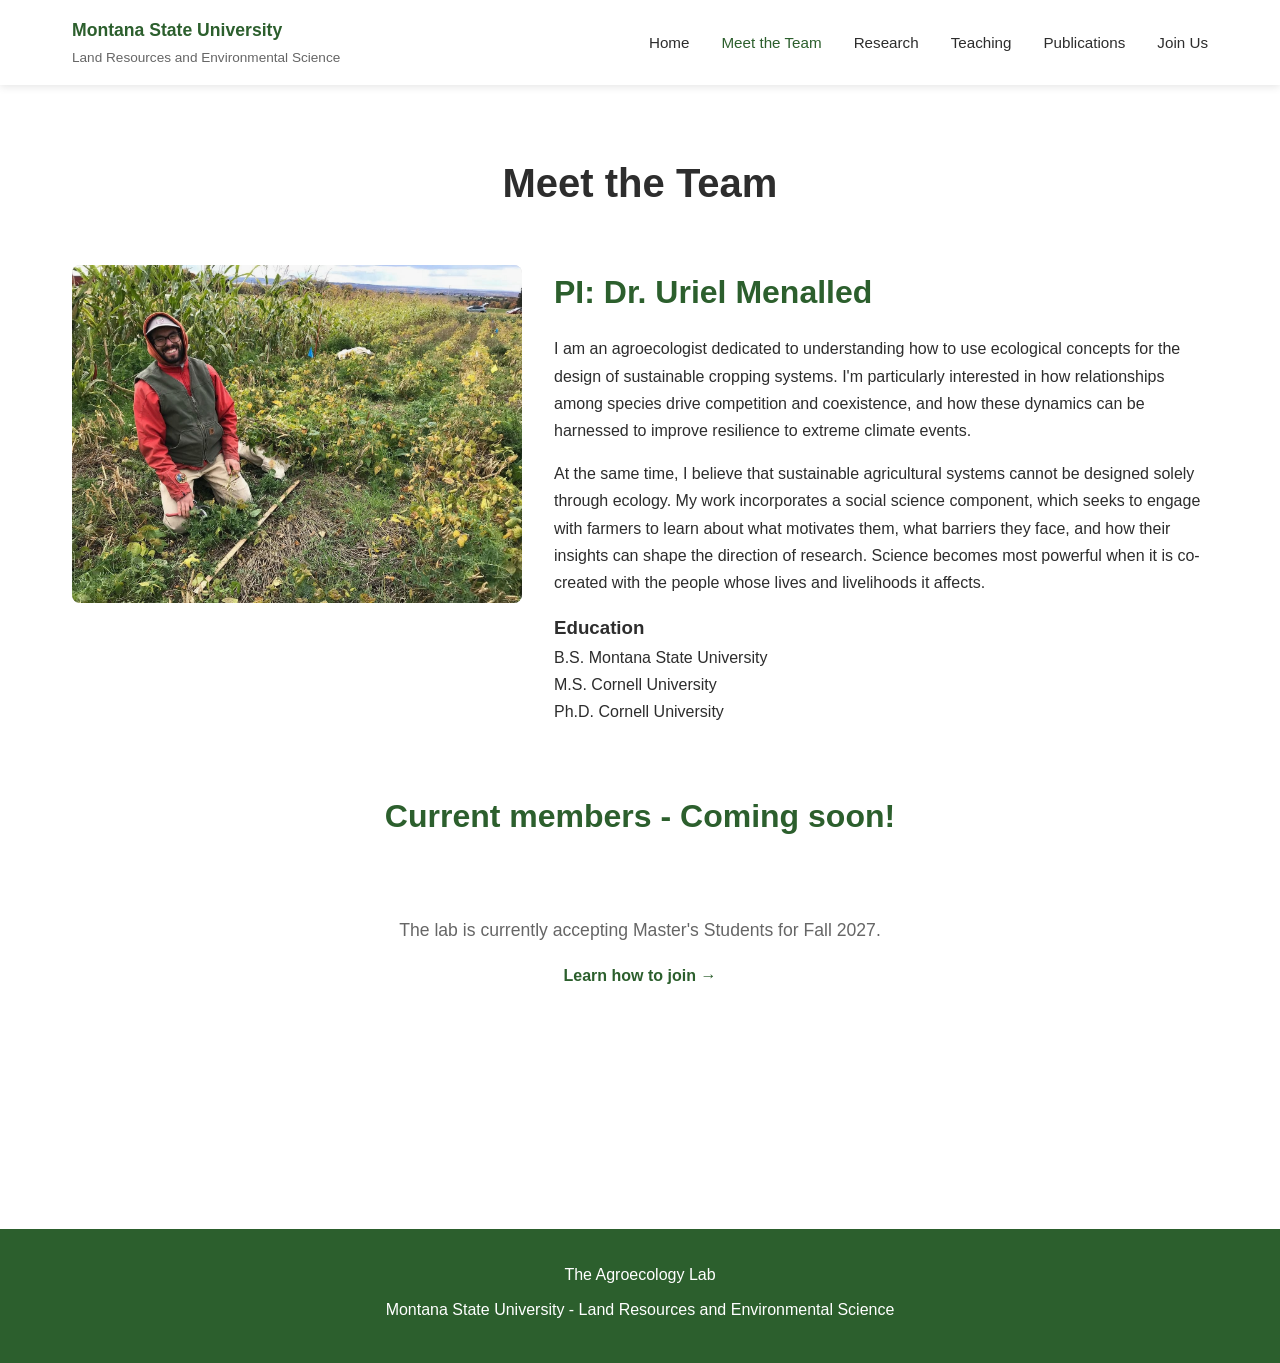
<file: public/team.html>
<!DOCTYPE html>
<html lang="en">
<head>
  <meta charset="UTF-8">
  <meta name="viewport" content="width=device-width, initial-scale=1.0">
  <title>Meet the Team - The Agroecology Lab</title>
  <meta name="description" content="Meet Dr. Uriel Menalled and the team members of The Agroecology Lab at Montana State University.">
  <link rel="stylesheet" href="styles.css">
</head>
<body>
  <header class="header">
    <div class="header-content">
      <div>
        <div class="site-title">Montana State University</div>
        <div class="site-subtitle">Land Resources and Environmental Science</div>
      </div>
      <nav class="nav">
        <a href="index.html">Home</a>
        <a href="team.html" class="active">Meet the Team</a>
        <a href="research.html">Research</a>
        <a href="teaching.html">Teaching</a>
        <a href="publications.html">Publications</a>
        <a href="join.html">Join Us</a>
      </nav>
    </div>
  </header>

  <main>
    <div class="container">
      <h1 class="page-title">Meet the Team</h1>

      <section class="section">
        <div class="team-member">
          <div>
            <img class="member-image" src="images/Uri_HeadShot.jpeg" alt="Headshot of Dr. Uriel Menalled">
          </div>
          <div>
            <h2 class="section-title" style="margin-bottom: 1rem;">PI: Dr. Uriel Menalled</h2>
            <p style="margin-bottom: 1rem;">
              I am an agroecologist dedicated to understanding how to use ecological concepts for the design of sustainable cropping systems.
              I'm particularly interested in how relationships among species drive competition and coexistence, and how these dynamics can be
              harnessed to improve resilience to extreme climate events.
            </p>
            <p style="margin-bottom: 1rem;">
              At the same time, I believe that sustainable agricultural systems cannot be designed solely through ecology. My work incorporates a
              social science component, which seeks to engage with farmers to learn about what motivates them, what barriers they face, and how
              their insights can shape the direction of research. Science becomes most powerful when it is co-created with the people whose lives
              and livelihoods it affects.
            </p>
              <h3>Education</h3>
              <p>B.S. Montana State University</p>
              <p>M.S. Cornell University</p>
              <p>Ph.D. Cornell University</p>
          </div>
        </div>
      </section>

      <section class="section">
        <h2 class="section-title" style="text-align: center;">Current members - Coming soon!</h2>
        <div style="text-align: center; padding: 3rem 0;">
          <p style="font-size: 1.1rem; color: var(--text-light);">
            The lab is currently accepting Master's Students for Fall 2027.
          </p>
          <p style="margin-top: 1rem;">
            <a href="join.html" style="color: var(--primary-green); font-weight: 600; text-decoration: none;">
              Learn how to join →
            </a>
          </p>
        </div>
      </section>
    </div>
  </main>

  <footer class="footer">
    <p>The Agroecology Lab</p>
    <p>Montana State University - Land Resources and Environmental Science</p>
  </footer>
</body>
</html>
</file>
<file: docs/styles.css>
html {
  scroll-behavior: smooth;
}

* {
  margin: 0;
  padding: 0;
  box-sizing: border-box;
}

:root {
  --primary-green: #2c5f2d;
  --accent-orange: #d97a34;
  --text-dark: #2d2d2d;
  --text-light: #666;
  --background-light: #f8f8f8;
  --white: #ffffff;
}

body {
  font-family: 'Helvetica Neue', Arial, sans-serif;
  line-height: 1.7;
  color: var(--text-dark);
  background-color: var(--white);
}

.header {
  background-color: var(--white);
  box-shadow: 0 2px 8px rgba(0, 0, 0, 0.1);
  position: sticky;
  top: 0;
  z-index: 1000;
}

.header-content {
  max-width: 1200px;
  margin: 0 auto;
  padding: 1rem 2rem;
  display: flex;
  justify-content: space-between;
  align-items: center;
  flex-wrap: wrap;
  gap: 1rem;
}

.site-title {
  font-size: 1.1rem;
  font-weight: 600;
  color: var(--primary-green);
}

.site-subtitle {
  font-size: 0.85rem;
  color: var(--text-light);
  font-weight: 400;
}

.nav {
  display: flex;
  gap: 2rem;
  flex-wrap: wrap;
}

.nav a {
  text-decoration: none;
  color: var(--text-dark);
  font-weight: 500;
  transition: color 0.3s ease;
  font-size: 0.95rem;
}

.nav a:hover,
.nav a.active {
  color: var(--primary-green);
}

/* Dropdown menu */
.nav-dropdown {
  position: relative;
}

.nav-dropdown > a::after {
  content: ' ▾';
  font-size: 0.75em;
}

.dropdown-menu {
  display: none;
  position: absolute;
  top: 100%;
  left: 0;
  background-color: var(--white);
  box-shadow: 0 4px 12px rgba(0, 0, 0, 0.15);
  border-radius: 4px;
  min-width: 160px;
  z-index: 1001;
  padding: 0.5rem 0;
}

.nav-dropdown:hover .dropdown-menu {
  display: block;
}

.dropdown-menu a {
  display: block;
  padding: 0.5rem 1rem;
  text-decoration: none;
  color: var(--text-dark);
  font-weight: 500;
  font-size: 0.9rem;
  white-space: nowrap;
  transition: background-color 0.2s ease, color 0.2s ease;
}

.dropdown-menu a:hover {
  background-color: var(--background-light);
  color: var(--primary-green);
}

/* Scroll offset for anchor links under fixed header */
section[id] {
  scroll-margin-top: 100px;
}

/* Hero */
/* ...existing code... */
.hero {
  background: linear-gradient(rgba(0, 0, 0, 0.3), rgba(0, 0, 0, 0.3)),
    url('images/HomePage.jpg');
  background-size: cover;
  background-position: center top;
  color: var(--white);
  min-height: 80vh;
  display: flex;
  align-items: center;
  justify-content: center;
  text-align: center;

}
/* ...existing code... */

.hero h1 {
  font-size: 3rem;
  font-weight: 700;
  margin-bottom: 1rem;
  line-height: 1.2;
}

.hero p {
  font-size: 1.3rem;
  font-weight: 300;
  max-width: 800px;
  margin: 0 auto;
}

.container {
  max-width: 1200px;
  margin: 0 auto;
  padding: 4rem 2rem;
}

.page-title {
  font-size: 2.5rem;
  font-weight: 700;
  color: var(--text-dark);
  margin-bottom: 3rem;
  text-align: center;
}

.section {
  margin-bottom: 4rem;
}

.section-title {
  font-size: 2rem;
  font-weight: 700;
  color: var(--primary-green);
  margin-bottom: 1.5rem;
}

.section-subtitle {
  font-size: 1.5rem;
  font-style: italic;
  color: var(--accent-orange);
  margin-bottom: 1.5rem;
}

.content-block {
  background-color: var(--background-light);
  padding: 2rem;
  border-radius: 8px;
  margin-bottom: 2rem;
}

.gallery {
  display: grid;
  grid-template-columns: repeat(3, minmax(0, 1fr));
  grid-auto-rows: 160px;
  grid-auto-flow: dense;
  gap: 0.75rem;
}

.gallery-item {
  margin: 0;
  border-radius: 10px;
  overflow: hidden;
  background: #f1f1f1;
}

.gallery-item img {
  width: 100%;
  height: 100%;
  object-fit: cover;
  display: block;

}

.span-col-1 {
  grid-column: span 1;
}

.span-col-2 {
  grid-column: span 2;
}

.span-row-1 {
  grid-row: span 1;
}

.span-row-2 {
  grid-row: span 2;
}

.team-member {
  display: grid;
  grid-template-columns: 450px 1fr;
  gap: 2rem;
  margin-bottom: 3rem;
  align-items: start;
}
.member-image {
  width: 100%;
  border-radius: 8px;
  background-color: #ddd;
  object-fit: contain;
}

.education-badge {
  background-color: #f5d5c4;
  padding: 2rem;
  border-radius: 50%;
  display: inline-flex;
  align-self: flex-start;
  flex-direction: column;
  align-items: center;
  justify-content: center;
  text-align: center;
  margin-top: 1rem;
  aspect-ratio: 1.5 / 1;
}

.education-badge h3 {
  font-size: 1.2rem;
  margin-bottom: 0.5rem;
}

.publications-list {
  list-style: none;
}

.publications-list li {
  margin-bottom: 1.5rem;
  padding-left: 2rem;
  position: relative;
  line-height: 1.6;
}

.publications-list li::before {
  content: attr(data-number);
  position: absolute;
  left: 0;
  font-weight: 600;
  color: var(--primary-green);
}

.google-scholar-link {
  display: inline-block;
  background-color: var(--primary-green);
  color: var(--white);
  padding: 0.75rem 2rem;
  text-decoration: none;
  border-radius: 4px;
  margin-bottom: 2rem;
  transition: background-color 0.3s ease;
}

.google-scholar-link:hover {
  background-color: #1e4520;
}

.research-grid {
  display: grid;
  gap: 2rem;
  margin-top: 2rem;
}

.research-area {
  background-color: var(--background-light);
  padding: 2rem;
  border-radius: 8px;
  border-left: 4px solid var(--accent-orange);
}

/* ...existing code... */
.research-area h3 {
  font-size: 1.8rem;
  color: var(--accent-orange);
  margin-bottom: 1rem;
}

.research-area h4 {
  font-size: 1.3rem;
  font-style: italic;
  color: var(--text-dark);
  margin-bottom: 1rem;
}
/* ...existing code... */

.lab-philosophy {
  display: grid;
  grid-template-columns: 1fr 1fr;
  gap: 3rem;
  margin-top: 2rem;
}

.philosophy-section h3 {
  font-size: 1.5rem;
  color: var(--primary-green);
  margin-bottom: 1rem;
}

.philosophy-section ul {
  list-style: none;
  padding-left: 0;
}

.philosophy-section li {
  margin-bottom: 1.5rem;
  padding-left: 1.5rem;
  position: relative;
}

.philosophy-section li::before {
  content: '•';
  position: absolute;
  left: 0;
  color: var(--accent-orange);
  font-size: 1.5rem;
  line-height: 1;
}

.philosophy-section strong {
  color: var(--text-dark);
  display: block;
  margin-bottom: 0.25rem;
}

.contact-box {
  background-color: var(--background-light);
  padding: 2rem;
  border-radius: 8px;
  margin: 2rem 0;
}

.contact-box h3 {
  font-size: 1.5rem;
  color: var(--primary-green);
  margin-bottom: 1rem;
}

.contact-box ol {
  padding-left: 1.5rem;
}

.contact-box li {
  margin-bottom: 0.5rem;
}

.footer {
  background-color: var(--primary-green);
  color: var(--white);
  padding: 2rem;
  text-align: center;
  margin-top: 4rem;
}

.footer p {
  margin-bottom: 0.5rem;
}

@media (max-width: 600px) {
    .dropdown-menu {
        left: auto !important;
        right: 0 !important;
        max-width: 100vw;
    }
    .gh-menu {
        left: 0 !important;
        right: auto !important;
        max-width: 100vw;
    }
}

@media (max-width: 768px) {
  .header-content {
    flex-direction: column;
    align-items: flex-start;
  }

  .nav {
    width: 100%;
    gap: 1rem;
  }

  .hero h1 {
    font-size: 2rem;
  }

  .hero p {
    font-size: 1.1rem;
  }

  .gallery {
    grid-template-columns: repeat(2, minmax(0, 1fr));
    grid-auto-rows: 140px;
  }

  .span-col-2 {
    grid-column: span 2;
  }

  .team-member {
    grid-template-columns: 1fr;
  }

  .lab-philosophy {
    grid-template-columns: 1fr;
  }

  .container {
    padding: 2rem 1rem;
  }
}

@media (min-width: 1400px) {
  .header-content {
    max-width: 1400px;
    padding: 1.5rem 3rem;
  }

  .hero {
    min-height: 110vh;
  }
  .hero h1 {
    font-size: 4.5rem;
  }

  .gallery {
    grid-auto-rows: 260px;
  }

  .site-title {
    font-size: 1.4rem;
  }

  .site-subtitle {
    font-size: 1rem;
  }
  
  .nav a {
    font-size: 1.1rem;
  }

  .footer {
    padding: 3rem;
    font-size: 1.1rem;
  }

  .gh-btn svg,
  .gh-btn img {
    width: 28px;
    height: 28px;
  }

  .gh-btn {
    font-size: 1.5rem;
    gap: 8px;
  }

}

.repo-tiles {
    display: grid;
    grid-template-columns: repeat(auto-fill, minmax(280px, 1fr));
    gap: 1.25rem;
    padding: 1rem 2rem;
    max-width: 1200px;
    margin: 0 auto;
  }

  .repo-tile {
    display: flex;
    flex-direction: column;
    gap: 0.5rem;
    padding: 1.1rem 1.25rem;
    border: 1px solid #e0e0e0;
    border-radius: 10px;
    text-decoration: none;
    color: inherit;
    background: #fff;
    transition: box-shadow 0.18s ease, transform 0.18s ease;
  }

  .repo-tile:hover {
    box-shadow: 0 4px 16px rgba(0, 0, 0, 0.1);
    transform: translateY(-2px);
  }

  .repo-tile__header {
    display: flex;
    align-items: center;
    justify-content: space-between;
    gap: 0.5rem;
  }

  .repo-tile__name {
    font-weight: 600;
    font-size: 1rem;
    color: #1a1a2e;
    word-break: break-word;
  }

  .repo-tile__language {
    display: none;
  }

  .repo-tile__desc {
    font-size: 0.875rem;
    color: #555;
    line-height: 1.45;
    flex: 1;
    margin: 0;
  }

  .repo-tile__no-desc {
    color: #aaa;
    font-style: italic;
  }

  .repo-tile__footer {
    display: flex;
    align-items: center;
    justify-content: space-between;
    font-size: 0.75rem;
    color: #888;
    margin-top: 0.25rem;
  }

  .repo-tile__stars {
    color: #d97706;
    font-weight: 500;
  }

  .repo-tiles__empty {
    color: #888;
    font-style: italic;
  }

  .gh-dropdown { position: relative; }

  .gh-btn {
    display: flex;
    align-items: center;
    gap: 6px;
    background: none;
    border: none;
    cursor: pointer;
    color: inherit;
    padding: 6px 8px;
    border-radius: 6px;
  }
  .gh-btn:hover { background: rgba(0,0,0,0.06); }

  .gh-menu {
    display: none;
    position: absolute;
    right: 0;
    top: calc(100% + 6px);
    background: #fff;
    border: 1px solid rgba(0,0,0,0.12);
    border-radius: 8px;
    box-shadow: 0 4px 16px rgba(0,0,0,0.1);
    min-width: 170px;
    z-index: 100;
    overflow: hidden;
  }
  .gh-menu.open { display: block; }

  .gh-menu a {
    display: flex;
    align-items: center;
    gap: 10px;
    padding: 10px 14px;
    font-size: 13px;
    color: #111;
    text-decoration: none;
    white-space: nowrap;
  }
  .gh-menu a:hover { background: #f5f5f5; }

  .gh-menu hr {
    margin: 0 10px;
    border: none;
    border-top: 1px solid #eee;
  }

/* Current members grid */
.current-members-grid {
  display: grid;
  grid-template-columns: repeat(auto-fill, minmax(180px, 1fr));
  gap: 2rem;
  margin-top: 2rem;
}
.current-member {
  text-align: center;
}
.current-member-image {
  width: 100%;
  max-width: 200px;
  aspect-ratio: 1 / 1;
  object-fit: cover;
  border-radius: 8px;
}
.current-member h3 {
  margin: 0.75rem 0 0.25rem;
}
.current-member-meta {
  color: var(--text-light);
  font-size: 0.9rem;
  margin-bottom: 0.5rem;
}
</file>
<file: public/styles.css>
* {
  margin: 0;
  padding: 0;
  box-sizing: border-box;
}

:root {
  --primary-green: #2c5f2d;
  --accent-orange: #d97a34;
  --text-dark: #2d2d2d;
  --text-light: #666;
  --background-light: #f8f8f8;
  --white: #ffffff;
}

body {
  font-family: 'Helvetica Neue', Arial, sans-serif;
  line-height: 1.7;
  color: var(--text-dark);
  background-color: var(--white);
}

.header {
  background-color: var(--white);
  box-shadow: 0 2px 8px rgba(0, 0, 0, 0.1);
  position: sticky;
  top: 0;
  z-index: 1000;
}

.header-content {
  max-width: 1200px;
  margin: 0 auto;
  padding: 1rem 2rem;
  display: flex;
  justify-content: space-between;
  align-items: center;
  flex-wrap: wrap;
  gap: 1rem;
}

.site-title {
  font-size: 1.1rem;
  font-weight: 600;
  color: var(--primary-green);
}

.site-subtitle {
  font-size: 0.85rem;
  color: var(--text-light);
  font-weight: 400;
}

.nav {
  display: flex;
  gap: 2rem;
  flex-wrap: wrap;
}

.nav a {
  text-decoration: none;
  color: var(--text-dark);
  font-weight: 500;
  transition: color 0.3s ease;
  font-size: 0.95rem;
}

.nav a:hover,
.nav a.active {
  color: var(--primary-green);
}

/* ...existing code... */
.hero {
  background: linear-gradient(rgba(0, 0, 0, 0.3), rgba(0, 0, 0, 0.3)),
    url('images/HomePage.jpg');
  background-size: cover;
  background-position: center;
  color: var(--white);
  min-height: 80vh;
  display: flex;
  align-items: center;
  justify-content: center;
  text-align: center;
}
/* ...existing code... */

.hero h1 {
  font-size: 3rem;
  font-weight: 700;
  margin-bottom: 1rem;
  line-height: 1.2;
}

.hero p {
  font-size: 1.3rem;
  font-weight: 300;
  max-width: 800px;
  margin: 0 auto;
}

.container {
  max-width: 1200px;
  margin: 0 auto;
  padding: 4rem 2rem;
}

.page-title {
  font-size: 2.5rem;
  font-weight: 700;
  color: var(--text-dark);
  margin-bottom: 3rem;
  text-align: center;
}

.section {
  margin-bottom: 4rem;
}

.section-title {
  font-size: 2rem;
  font-weight: 700;
  color: var(--primary-green);
  margin-bottom: 1.5rem;
}

.section-subtitle {
  font-size: 1.5rem;
  font-style: italic;
  color: var(--accent-orange);
  margin-bottom: 1.5rem;
}

.content-block {
  background-color: var(--background-light);
  padding: 2rem;
  border-radius: 8px;
  margin-bottom: 2rem;
}

.gallery {
  display: grid;
  grid-template-columns: repeat(3, minmax(0, 1fr));
  grid-auto-rows: 160px;
  grid-auto-flow: dense;
  gap: 0.75rem;
}

.gallery-item {
  margin: 0;
  border-radius: 10px;
  overflow: hidden;
  background: #f1f1f1;
}

.gallery-item img {
  width: 100%;
  height: 100%;
  object-fit: cover;
  display: block;
}

.span-col-1 {
  grid-column: span 1;
}

.span-col-2 {
  grid-column: span 2;
}

.span-row-1 {
  grid-row: span 1;
}

.span-row-2 {
  grid-row: span 2;
}

.team-member {
  display: grid;
  grid-template-columns: 450px 1fr;
  gap: 2rem;
  margin-bottom: 3rem;
  align-items: start;
}
.member-image {
  width: 100%;
  border-radius: 8px;
  background-color: #ddd;
  object-fit: contain;
}

.education-badge {
  background-color: #f5d5c4;
  padding: 2rem;
  border-radius: 50%;
  display: inline-flex;
  align-self: flex-start;
  flex-direction: column;
  align-items: center;
  justify-content: center;
  text-align: center;
  margin-top: 1rem;
  aspect-ratio: 1.5 / 1;
}

.education-badge h3 {
  font-size: 1.2rem;
  margin-bottom: 0.5rem;
}

.publications-list {
  list-style: none;
}

.publications-list li {
  margin-bottom: 1.5rem;
  padding-left: 2rem;
  position: relative;
  line-height: 1.6;
}

.publications-list li::before {
  content: attr(data-number);
  position: absolute;
  left: 0;
  font-weight: 600;
  color: var(--primary-green);
}

.google-scholar-link {
  display: inline-block;
  background-color: var(--primary-green);
  color: var(--white);
  padding: 0.75rem 2rem;
  text-decoration: none;
  border-radius: 4px;
  margin-bottom: 2rem;
  transition: background-color 0.3s ease;
}

.google-scholar-link:hover {
  background-color: #1e4520;
}

.research-grid {
  display: grid;
  gap: 2rem;
  margin-top: 2rem;
}

.research-area {
  background-color: var(--background-light);
  padding: 2rem;
  border-radius: 8px;
  border-left: 4px solid var(--accent-orange);
}

/* ...existing code... */
.research-area h3 {
  font-size: 1.8rem;
  color: var(--accent-orange);
  margin-bottom: 1rem;
}

.research-area h4 {
  font-size: 1.3rem;
  font-style: italic;
  color: var(--text-dark);
  margin-bottom: 1rem;
}
/* ...existing code... */

.lab-philosophy {
  display: grid;
  grid-template-columns: 1fr 1fr;
  gap: 3rem;
  margin-top: 2rem;
}

.philosophy-section h3 {
  font-size: 1.5rem;
  color: var(--primary-green);
  margin-bottom: 1rem;
}

.philosophy-section ul {
  list-style: none;
  padding-left: 0;
}

.philosophy-section li {
  margin-bottom: 1.5rem;
  padding-left: 1.5rem;
  position: relative;
}

.philosophy-section li::before {
  content: '•';
  position: absolute;
  left: 0;
  color: var(--accent-orange);
  font-size: 1.5rem;
  line-height: 1;
}

.philosophy-section strong {
  color: var(--text-dark);
  display: block;
  margin-bottom: 0.25rem;
}

.contact-box {
  background-color: var(--background-light);
  padding: 2rem;
  border-radius: 8px;
  margin: 2rem 0;
}

.contact-box h3 {
  font-size: 1.5rem;
  color: var(--primary-green);
  margin-bottom: 1rem;
}

.contact-box ol {
  padding-left: 1.5rem;
}

.contact-box li {
  margin-bottom: 0.5rem;
}

.footer {
  background-color: var(--primary-green);
  color: var(--white);
  padding: 2rem;
  text-align: center;
  margin-top: 4rem;
}

.footer p {
  margin-bottom: 0.5rem;
}

@media (max-width: 768px) {
  .header-content {
    flex-direction: column;
    align-items: flex-start;
  }

  .nav {
    width: 100%;
    gap: 1rem;
  }

  .hero h1 {
    font-size: 2rem;
  }

  .hero p {
    font-size: 1.1rem;
  }

  .gallery {
    grid-template-columns: repeat(2, minmax(0, 1fr));
    grid-auto-rows: 140px;
  }

  .span-col-2 {
    grid-column: span 2;
  }

  .team-member {
    grid-template-columns: 1fr;
  }

  .lab-philosophy {
    grid-template-columns: 1fr;
  }

  .container {
    padding: 2rem 1rem;
  }
}

@media (min-width: 1400px) {
  .header-content {
    max-width: 1400px;
    padding: 1.5rem 3rem;
  }

  .site-title {
    font-size: 1.4rem;
  }

  .site-subtitle {
    font-size: 1rem;
  }
  
  .nav a {
    font-size: 1.1rem;
  }

  .footer {
    padding: 3rem;
    font-size: 1.1rem;
  }
}
</file>
